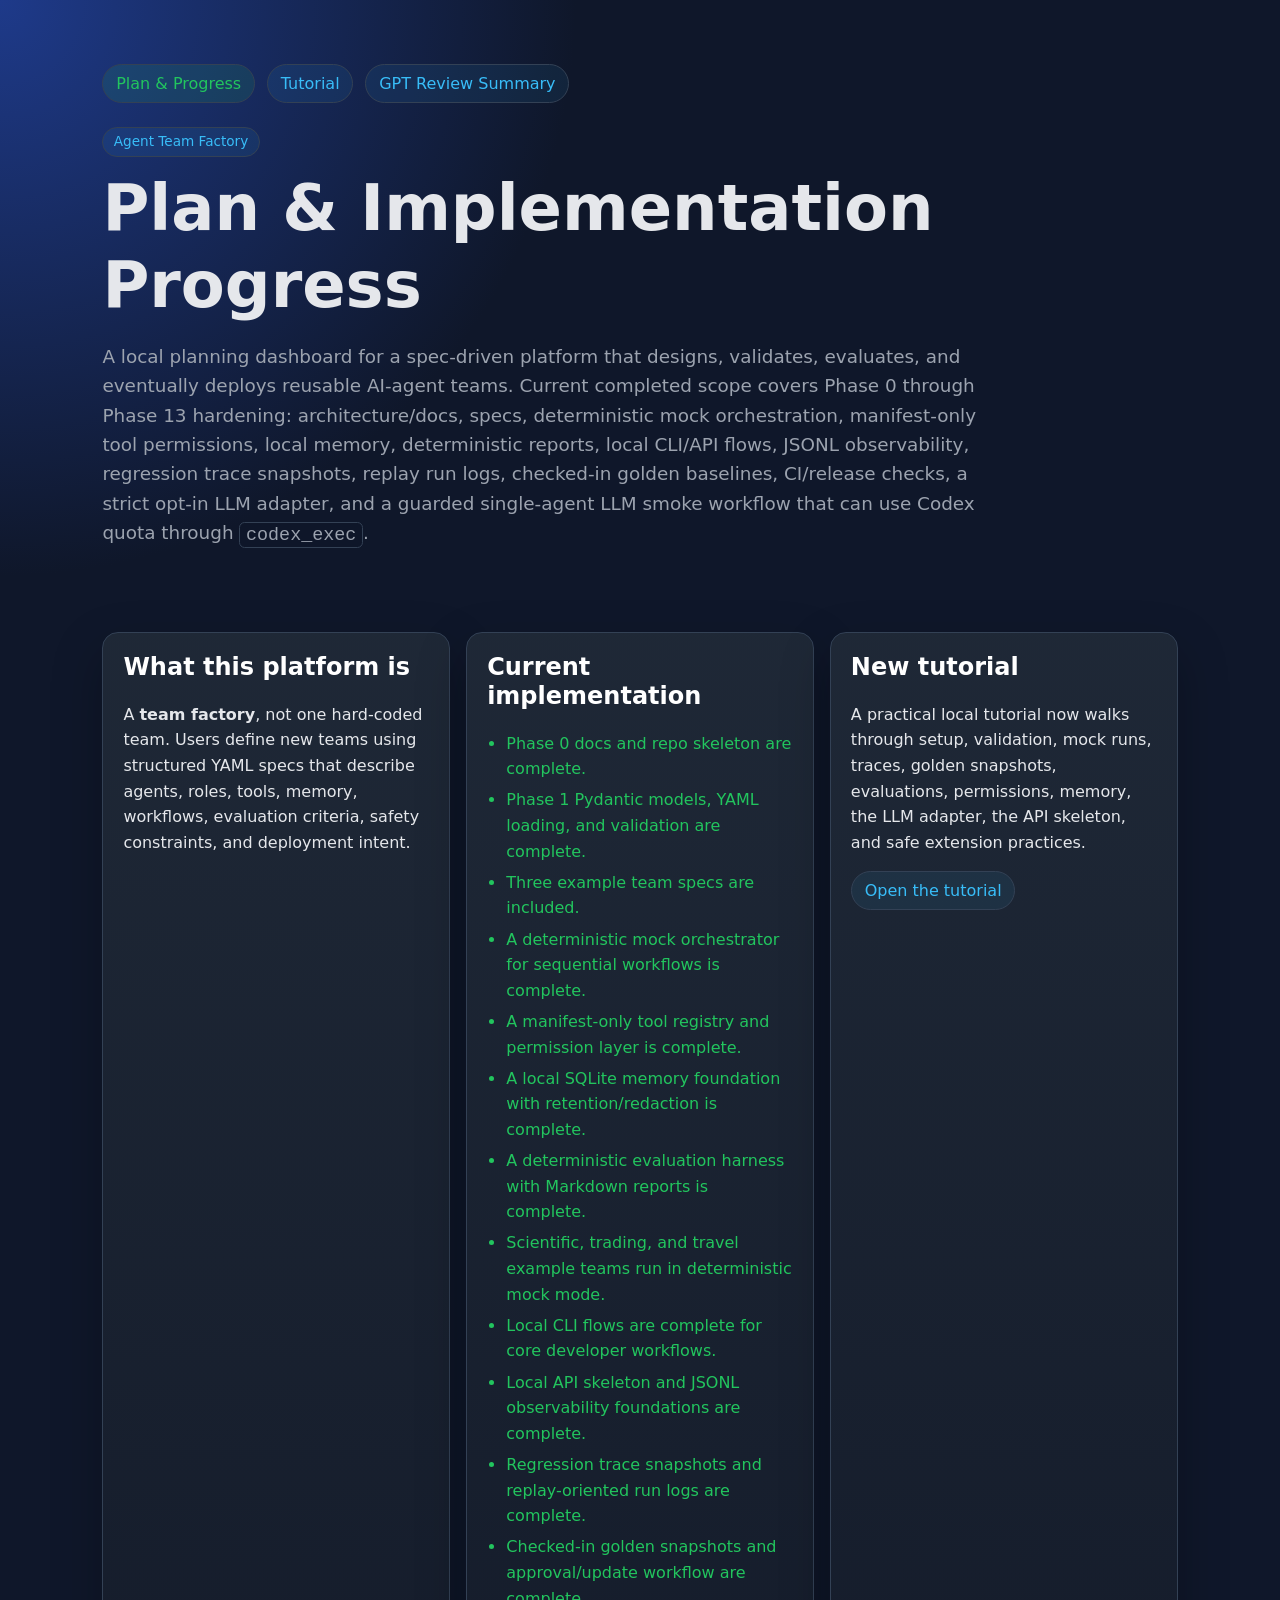
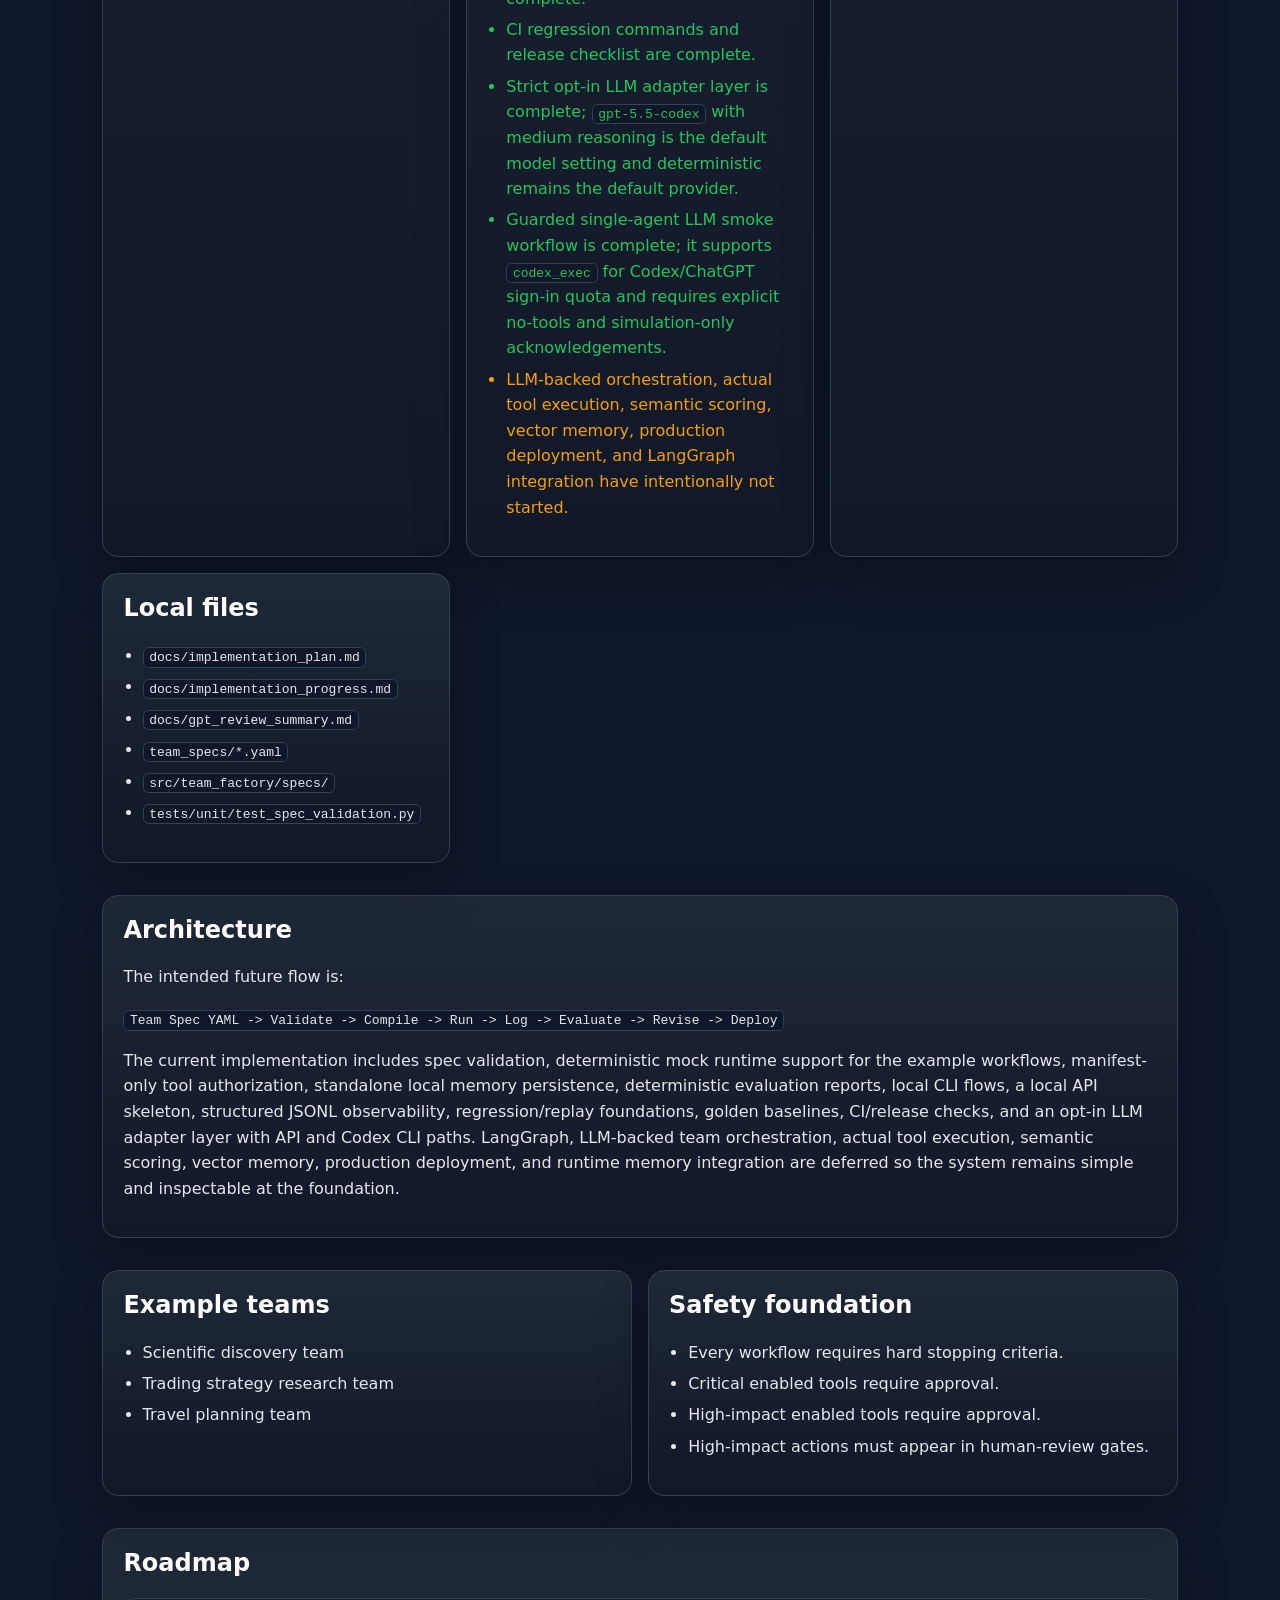
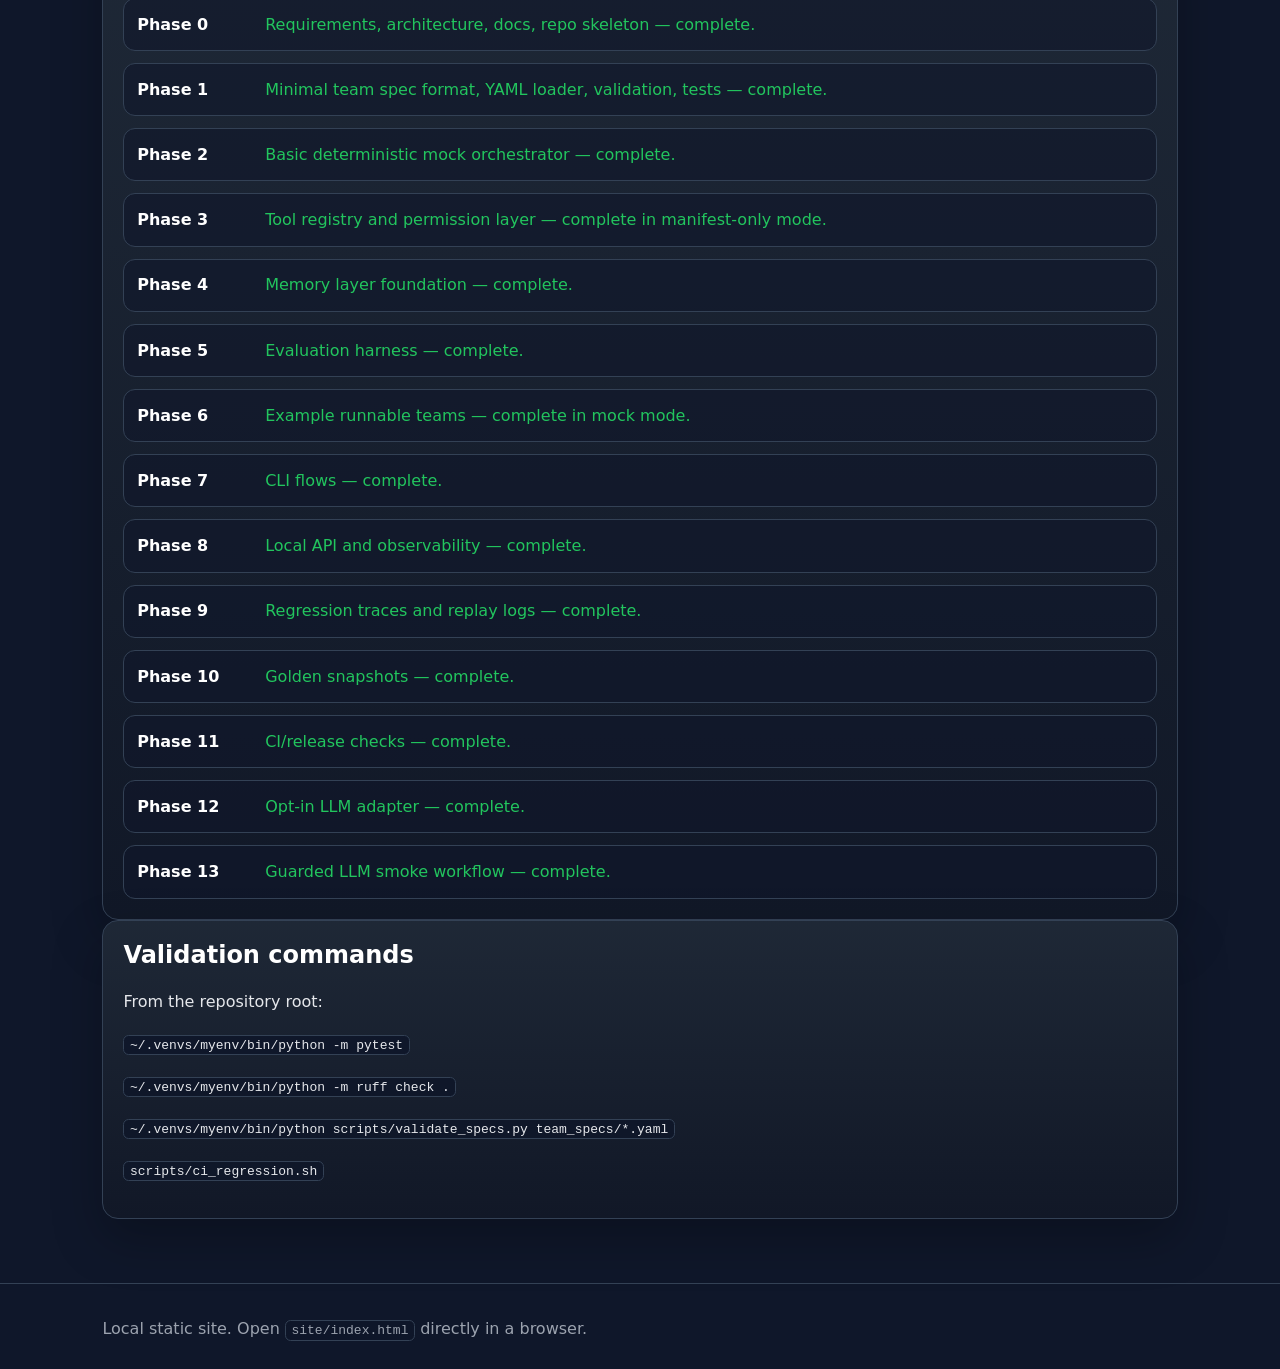
<file: site/index.html>
<!doctype html>
<html lang="en">
<head>
  <meta charset="utf-8" />
  <meta name="viewport" content="width=device-width, initial-scale=1" />
  <title>Agent Team Factory Plan & Progress</title>
  <link rel="stylesheet" href="styles.css" />
</head>
<body>
  <header>
    <nav class="top-nav" aria-label="Site navigation">
      <a href="index.html" aria-current="page">Plan &amp; Progress</a>
      <a href="tutorial.html">Tutorial</a>
      <a href="review.html">GPT Review Summary</a>
    </nav>
    <span class="badge">Agent Team Factory</span>
    <h1>Plan & Implementation Progress</h1>
    <p class="lead">
      A local planning dashboard for a spec-driven platform that designs, validates,
      evaluates, and eventually deploys reusable AI-agent teams. Current completed scope covers
      Phase 0 through Phase 13 hardening: architecture/docs, specs, deterministic mock orchestration, manifest-only tool permissions, local memory, deterministic reports, local CLI/API flows, JSONL observability, regression trace snapshots, replay run logs, checked-in golden baselines, CI/release checks, a strict opt-in LLM adapter, and a guarded single-agent LLM smoke workflow that can use Codex quota through <code>codex_exec</code>.
    </p>
  </header>

  <main>
    <section class="grid">
      <article class="card">
        <h2>What this platform is</h2>
        <p>
          A <strong>team factory</strong>, not one hard-coded team. Users define new teams
          using structured YAML specs that describe agents, roles, tools, memory,
          workflows, evaluation criteria, safety constraints, and deployment intent.
        </p>
      </article>

      <article class="card">
        <h2>Current implementation</h2>
        <ul>
          <li class="status-ok">Phase 0 docs and repo skeleton are complete.</li>
          <li class="status-ok">Phase 1 Pydantic models, YAML loading, and validation are complete.</li>
          <li class="status-ok">Three example team specs are included.</li>
          <li class="status-ok">A deterministic mock orchestrator for sequential workflows is complete.</li>
          <li class="status-ok">A manifest-only tool registry and permission layer is complete.</li>
          <li class="status-ok">A local SQLite memory foundation with retention/redaction is complete.</li>
          <li class="status-ok">A deterministic evaluation harness with Markdown reports is complete.</li>
          <li class="status-ok">Scientific, trading, and travel example teams run in deterministic mock mode.</li>
          <li class="status-ok">Local CLI flows are complete for core developer workflows.</li>
          <li class="status-ok">Local API skeleton and JSONL observability foundations are complete.</li>
          <li class="status-ok">Regression trace snapshots and replay-oriented run logs are complete.</li>
          <li class="status-ok">Checked-in golden snapshots and approval/update workflow are complete.</li>
          <li class="status-ok">CI regression commands and release checklist are complete.</li>
          <li class="status-ok">Strict opt-in LLM adapter layer is complete; <code>gpt-5.5-codex</code> with medium reasoning is the default model setting and deterministic remains the default provider.</li>
          <li class="status-ok">Guarded single-agent LLM smoke workflow is complete; it supports <code>codex_exec</code> for Codex/ChatGPT sign-in quota and requires explicit no-tools and simulation-only acknowledgements.</li>
          <li class="status-next">LLM-backed orchestration, actual tool execution, semantic scoring, vector memory, production deployment, and LangGraph integration have intentionally not started.</li>
        </ul>
      </article>

      <article class="card">
        <h2>New tutorial</h2>
        <p>
          A practical local tutorial now walks through setup, validation, mock runs,
          traces, golden snapshots, evaluations, permissions, memory, the LLM adapter,
          the API skeleton, and safe extension practices.
        </p>
        <p><a class="button-link" href="tutorial.html">Open the tutorial</a></p>
      </article>

      <article class="card">
        <h2>Local files</h2>
        <ul>
          <li><code>docs/implementation_plan.md</code></li>
          <li><code>docs/implementation_progress.md</code></li>
          <li><code>docs/gpt_review_summary.md</code></li>
          <li><code>team_specs/*.yaml</code></li>
          <li><code>src/team_factory/specs/</code></li>
          <li><code>tests/unit/test_spec_validation.py</code></li>
        </ul>
      </article>
    </section>

    <section class="card">
      <h2>Architecture</h2>
      <p>The intended future flow is:</p>
      <p>
        <code>Team Spec YAML -> Validate -> Compile -> Run -> Log -> Evaluate -> Revise -> Deploy</code>
      </p>
      <p>
        The current implementation includes spec validation, deterministic mock runtime support for the example workflows, manifest-only tool authorization, standalone local memory persistence, deterministic evaluation reports, local CLI flows, a local API skeleton, structured JSONL observability, regression/replay foundations, golden baselines, CI/release checks, and an opt-in LLM adapter layer with API and Codex CLI paths. LangGraph, LLM-backed team orchestration, actual tool execution, semantic scoring, vector memory, production deployment, and runtime memory integration are deferred
        so the system remains simple and inspectable at the foundation.
      </p>
    </section>

    <section class="grid">
      <article class="card">
        <h2>Example teams</h2>
        <ul>
          <li>Scientific discovery team</li>
          <li>Trading strategy research team</li>
          <li>Travel planning team</li>
        </ul>
      </article>

      <article class="card">
        <h2>Safety foundation</h2>
        <ul>
          <li>Every workflow requires hard stopping criteria.</li>
          <li>Critical enabled tools require approval.</li>
          <li>High-impact enabled tools require approval.</li>
          <li>High-impact actions must appear in human-review gates.</li>
        </ul>
      </article>
    </section>

    <section class="card">
      <h2>Roadmap</h2>
      <div class="timeline">
        <div class="phase"><strong>Phase 0</strong><span class="status-ok">Requirements, architecture, docs, repo skeleton — complete.</span></div>
        <div class="phase"><strong>Phase 1</strong><span class="status-ok">Minimal team spec format, YAML loader, validation, tests — complete.</span></div>
        <div class="phase"><strong>Phase 2</strong><span class="status-ok">Basic deterministic mock orchestrator — complete.</span></div>
        <div class="phase"><strong>Phase 3</strong><span class="status-ok">Tool registry and permission layer — complete in manifest-only mode.</span></div>
        <div class="phase"><strong>Phase 4</strong><span class="status-ok">Memory layer foundation — complete.</span></div>
        <div class="phase"><strong>Phase 5</strong><span class="status-ok">Evaluation harness — complete.</span></div>
        <div class="phase"><strong>Phase 6</strong><span class="status-ok">Example runnable teams — complete in mock mode.</span></div>
        <div class="phase"><strong>Phase 7</strong><span class="status-ok">CLI flows — complete.</span></div>
        <div class="phase"><strong>Phase 8</strong><span class="status-ok">Local API and observability — complete.</span></div>
        <div class="phase"><strong>Phase 9</strong><span class="status-ok">Regression traces and replay logs — complete.</span></div>
        <div class="phase"><strong>Phase 10</strong><span class="status-ok">Golden snapshots — complete.</span></div>
        <div class="phase"><strong>Phase 11</strong><span class="status-ok">CI/release checks — complete.</span></div>
        <div class="phase"><strong>Phase 12</strong><span class="status-ok">Opt-in LLM adapter — complete.</span></div>
        <div class="phase"><strong>Phase 13</strong><span class="status-ok">Guarded LLM smoke workflow — complete.</span></div>
      </div>
    </section>

    <section class="card">
      <h2>Validation commands</h2>
      <p>From the repository root:</p>
      <p><code>~/.venvs/myenv/bin/python -m pytest</code></p>
      <p><code>~/.venvs/myenv/bin/python -m ruff check .</code></p>
      <p><code>~/.venvs/myenv/bin/python scripts/validate_specs.py team_specs/*.yaml</code></p>
      <p><code>scripts/ci_regression.sh</code></p>
    </section>
  </main>

  <footer>
    Local static site. Open <code>site/index.html</code> directly in a browser.
  </footer>
</body>
</html>
</file>
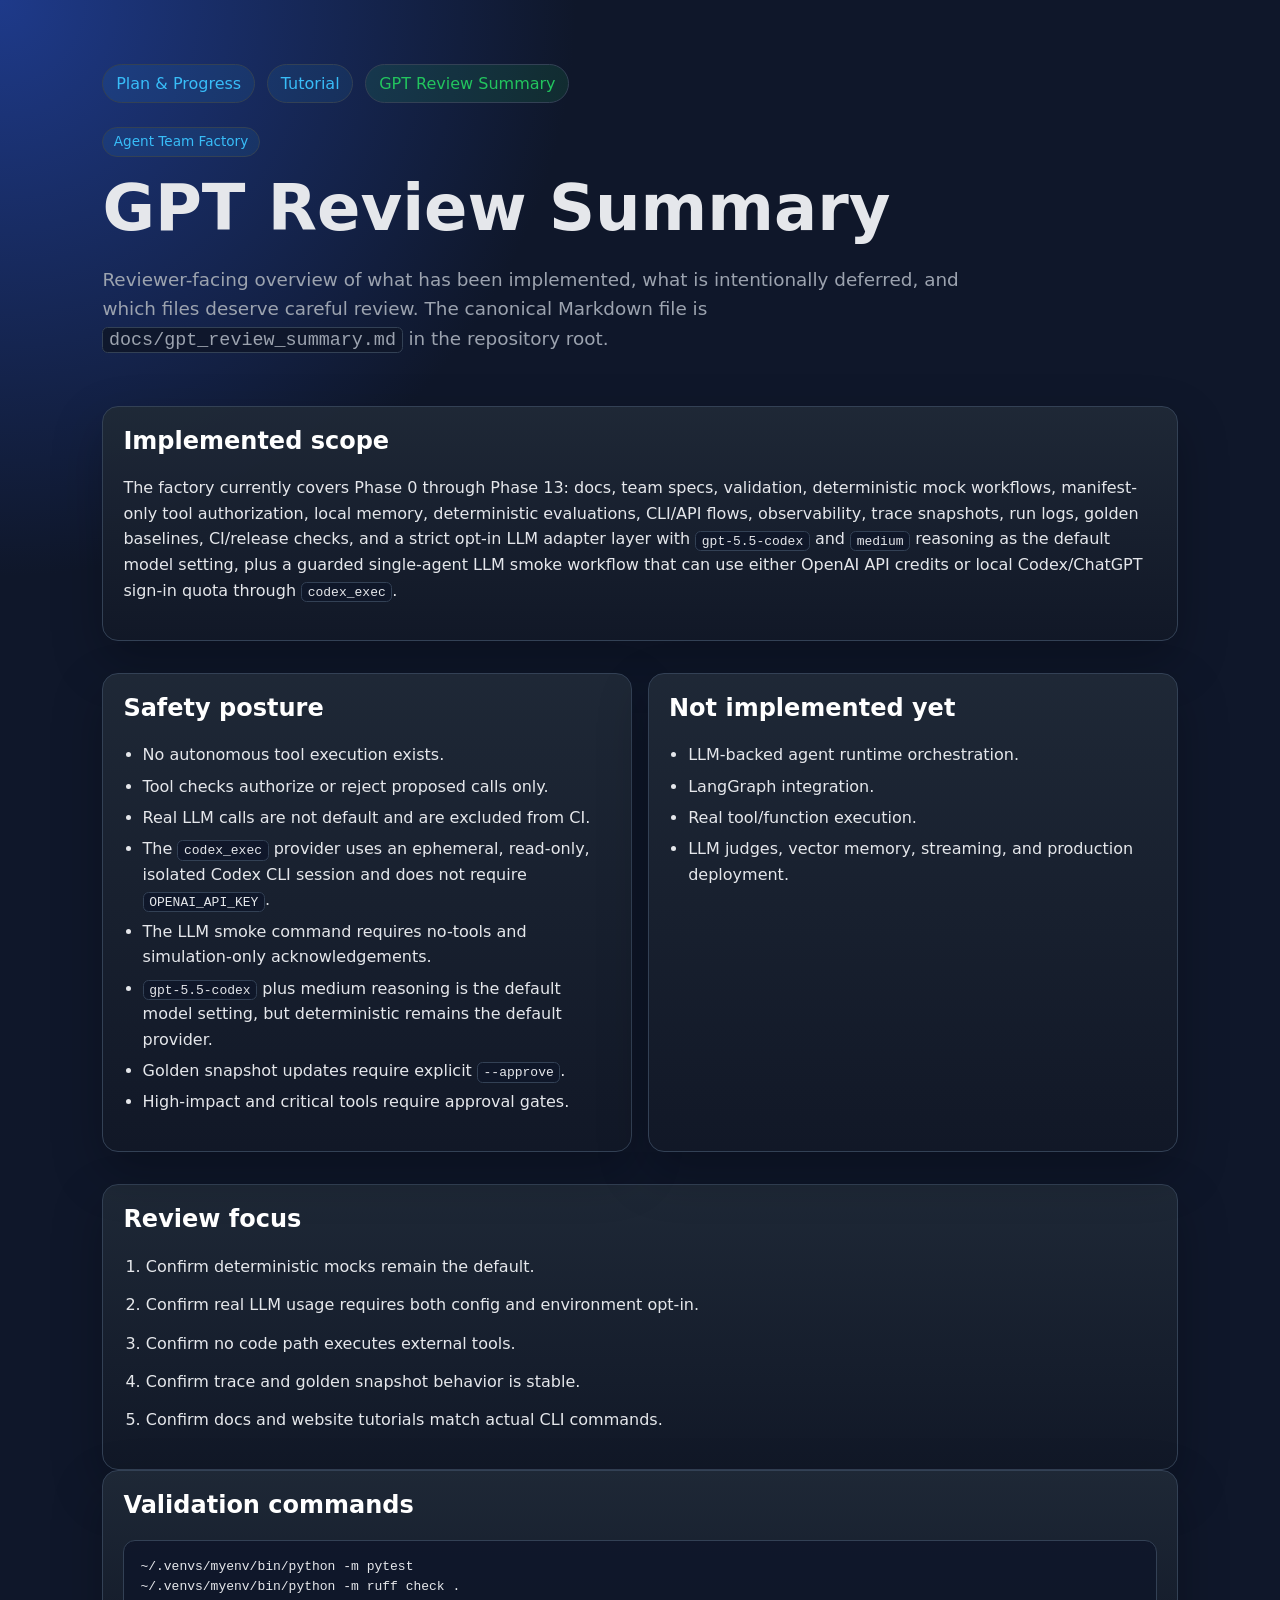
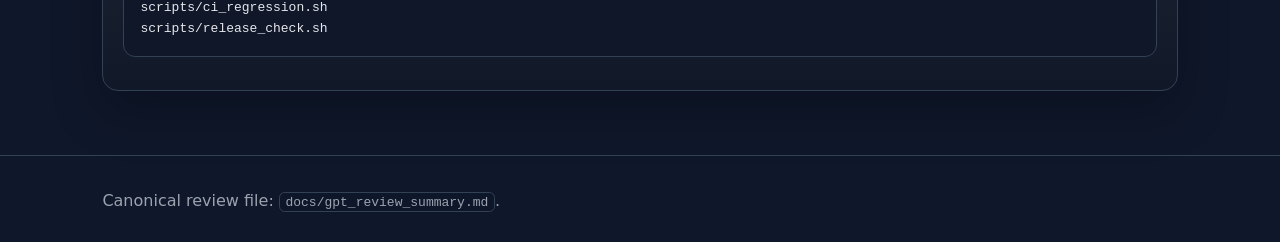
<file: site/review.html>
<!doctype html>
<html lang="en">
<head>
  <meta charset="utf-8" />
  <meta name="viewport" content="width=device-width, initial-scale=1" />
  <title>Agent Team Factory GPT Review Summary</title>
  <link rel="stylesheet" href="styles.css" />
</head>
<body>
  <header>
    <nav class="top-nav" aria-label="Site navigation">
      <a href="index.html">Plan &amp; Progress</a>
      <a href="tutorial.html">Tutorial</a>
      <a href="review.html" aria-current="page">GPT Review Summary</a>
    </nav>
    <span class="badge">Agent Team Factory</span>
    <h1>GPT Review Summary</h1>
    <p class="lead">
      Reviewer-facing overview of what has been implemented, what is intentionally
      deferred, and which files deserve careful review. The canonical Markdown file is
      <code>docs/gpt_review_summary.md</code> in the repository root.
    </p>
  </header>

  <main>
    <section class="card">
      <h2>Implemented scope</h2>
      <p>
        The factory currently covers Phase 0 through Phase 13: docs, team specs,
        validation, deterministic mock workflows, manifest-only tool authorization,
        local memory, deterministic evaluations, CLI/API flows, observability, trace
        snapshots, run logs, golden baselines, CI/release checks, and a strict opt-in
        LLM adapter layer with <code>gpt-5.5-codex</code> and
        <code>medium</code> reasoning as the default model setting, plus a guarded
        single-agent LLM smoke workflow that can use either OpenAI API credits or
        local Codex/ChatGPT sign-in quota through <code>codex_exec</code>.
      </p>
    </section>

    <section class="grid">
      <article class="card">
        <h2>Safety posture</h2>
        <ul>
          <li>No autonomous tool execution exists.</li>
          <li>Tool checks authorize or reject proposed calls only.</li>
          <li>Real LLM calls are not default and are excluded from CI.</li>
          <li>The <code>codex_exec</code> provider uses an ephemeral, read-only, isolated Codex CLI session and does not require <code>OPENAI_API_KEY</code>.</li>
          <li>The LLM smoke command requires no-tools and simulation-only acknowledgements.</li>
          <li><code>gpt-5.5-codex</code> plus medium reasoning is the default model setting, but deterministic remains the default provider.</li>
          <li>Golden snapshot updates require explicit <code>--approve</code>.</li>
          <li>High-impact and critical tools require approval gates.</li>
        </ul>
      </article>

      <article class="card">
        <h2>Not implemented yet</h2>
        <ul>
          <li>LLM-backed agent runtime orchestration.</li>
          <li>LangGraph integration.</li>
          <li>Real tool/function execution.</li>
          <li>LLM judges, vector memory, streaming, and production deployment.</li>
        </ul>
      </article>
    </section>

    <section class="card">
      <h2>Review focus</h2>
      <ol class="step-list">
        <li>Confirm deterministic mocks remain the default.</li>
        <li>Confirm real LLM usage requires both config and environment opt-in.</li>
        <li>Confirm no code path executes external tools.</li>
        <li>Confirm trace and golden snapshot behavior is stable.</li>
        <li>Confirm docs and website tutorials match actual CLI commands.</li>
      </ol>
    </section>

    <section class="card">
      <h2>Validation commands</h2>
      <pre><code>~/.venvs/myenv/bin/python -m pytest
~/.venvs/myenv/bin/python -m ruff check .
scripts/ci_regression.sh
scripts/release_check.sh</code></pre>
    </section>
  </main>

  <footer>
    Canonical review file: <code>docs/gpt_review_summary.md</code>.
  </footer>
</body>
</html>
</file>
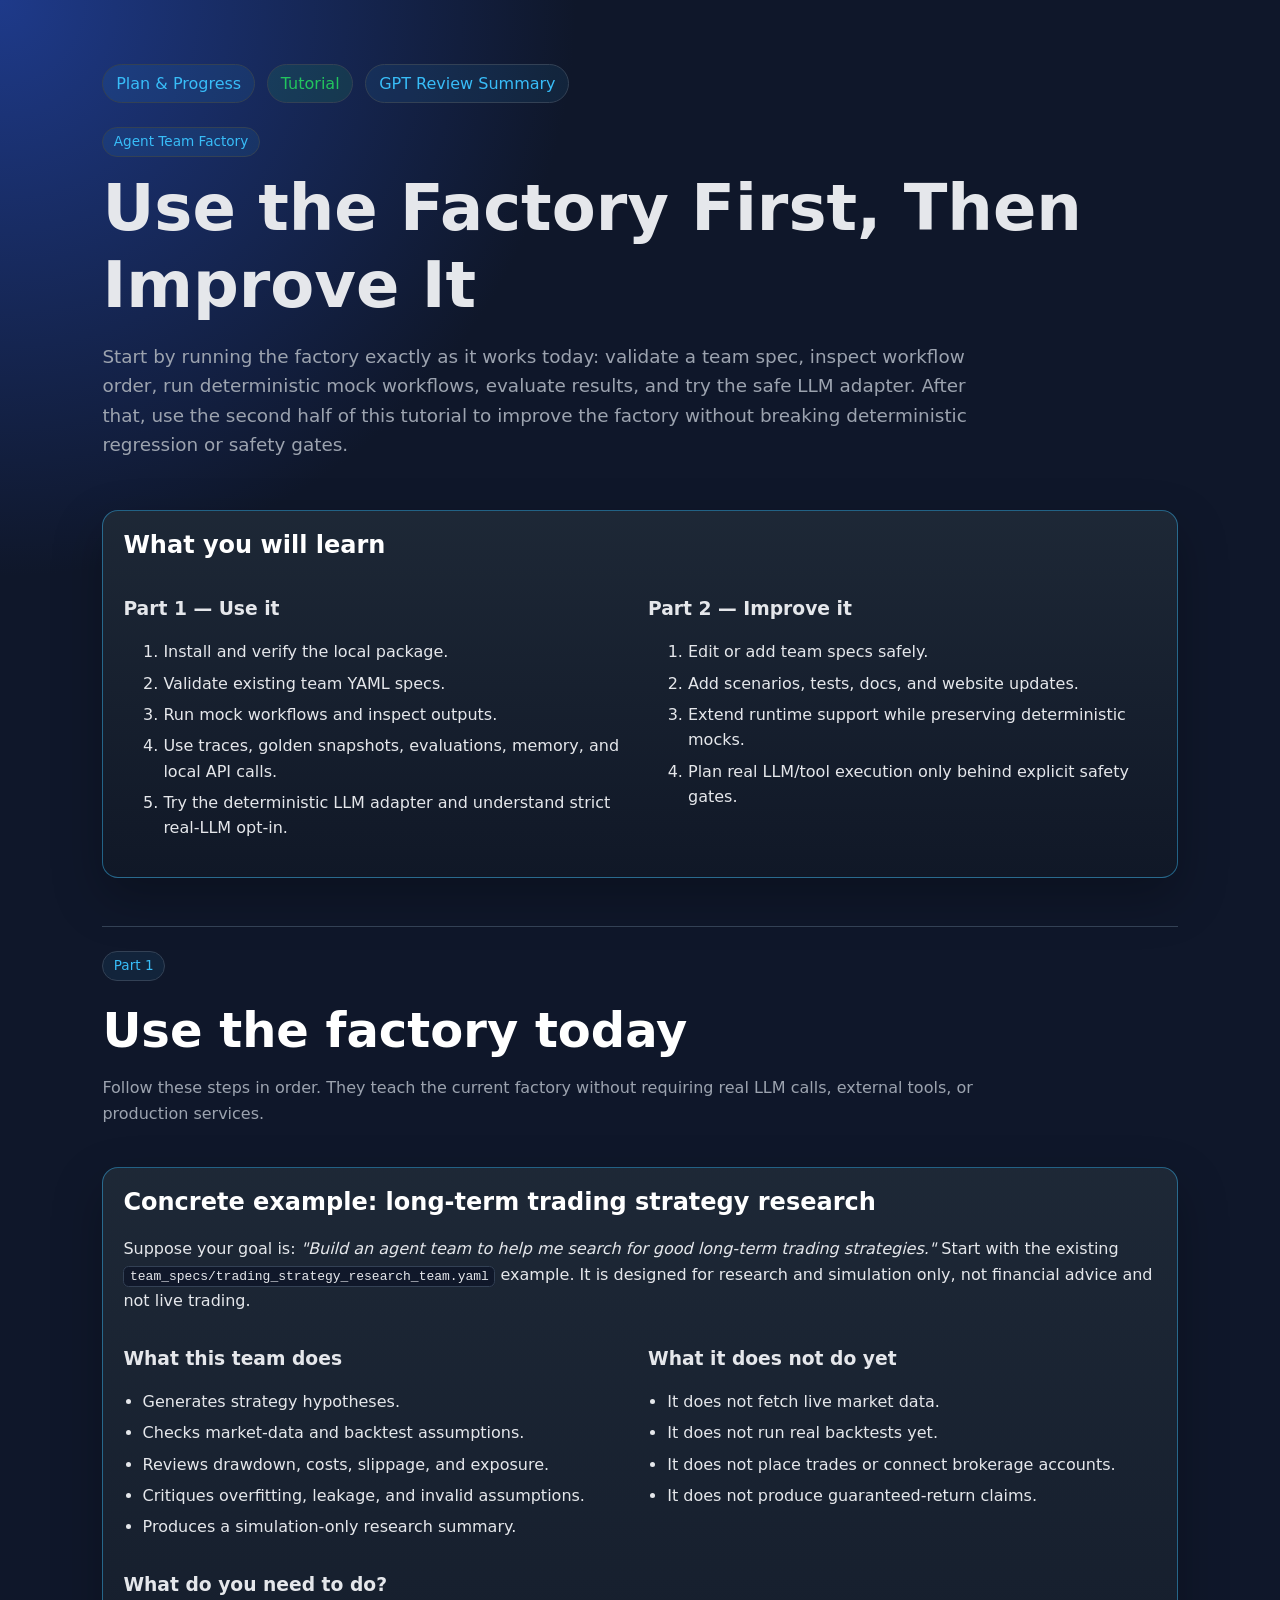
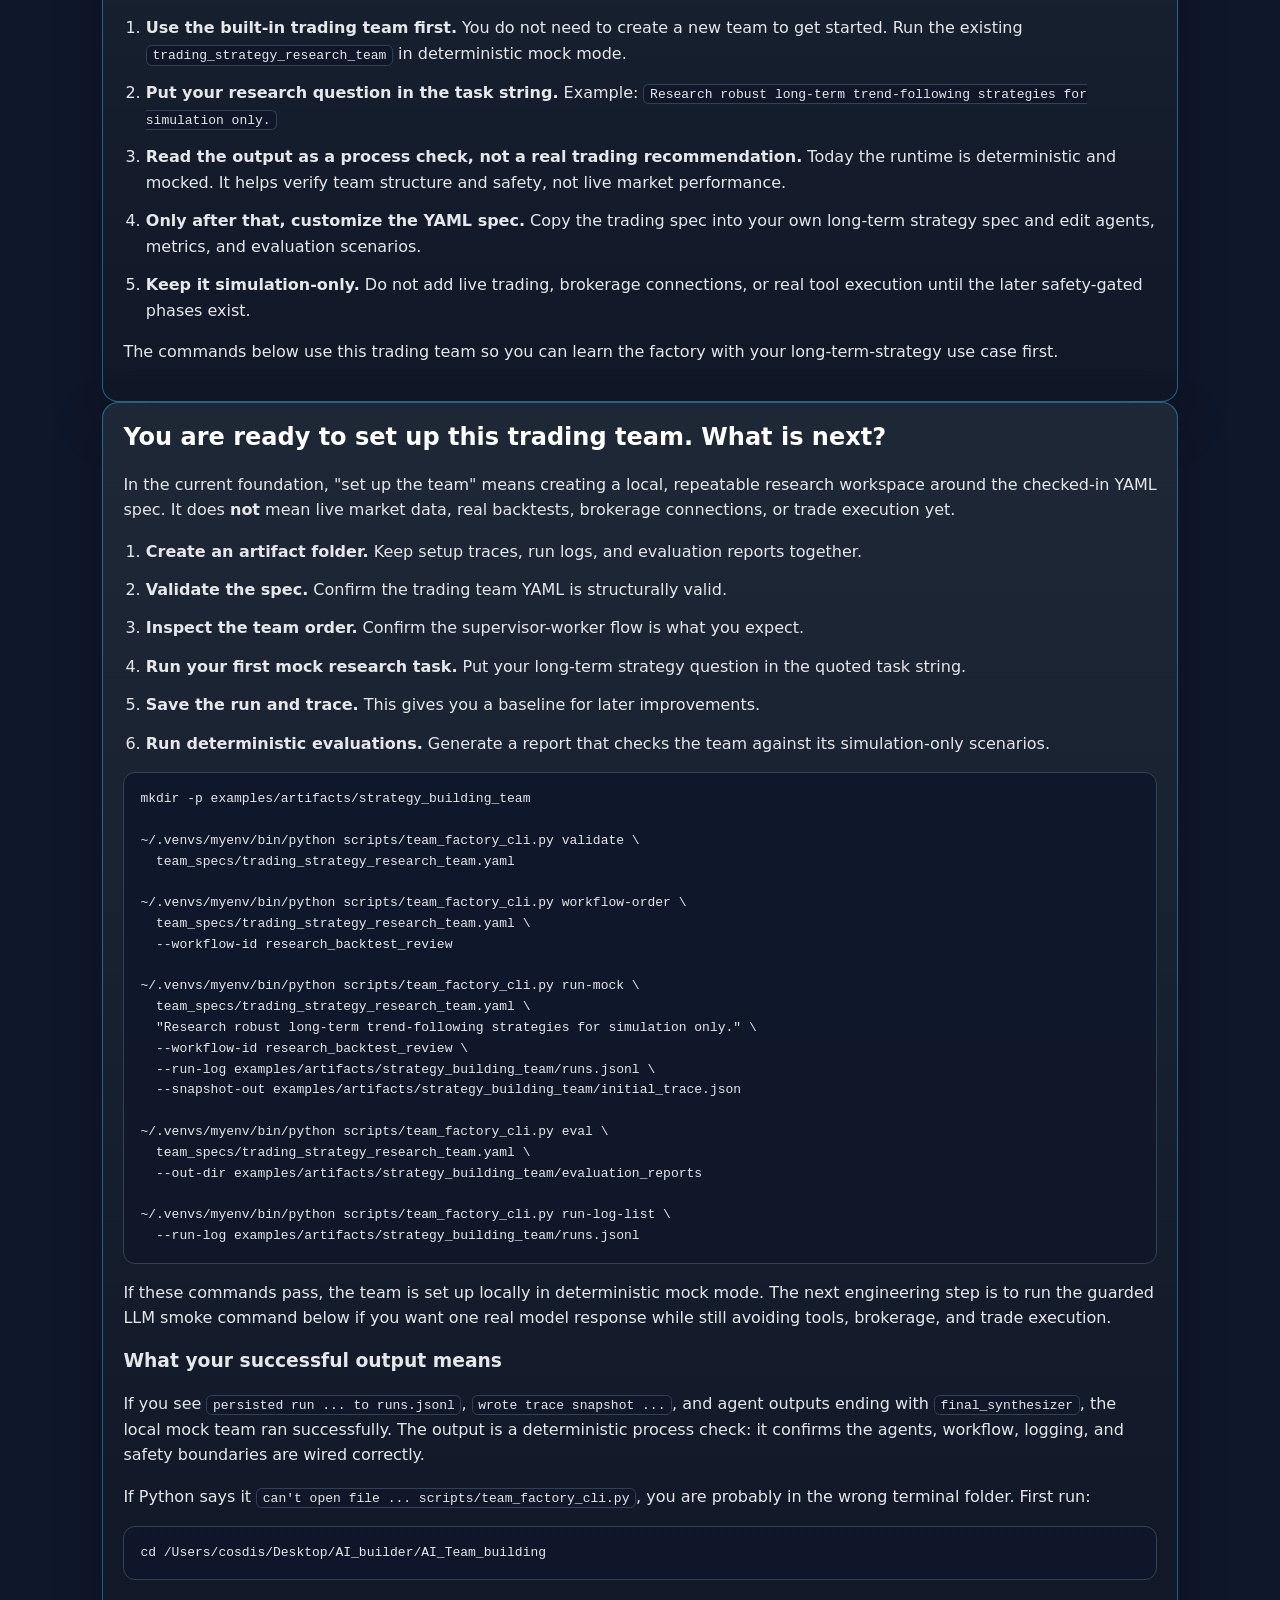
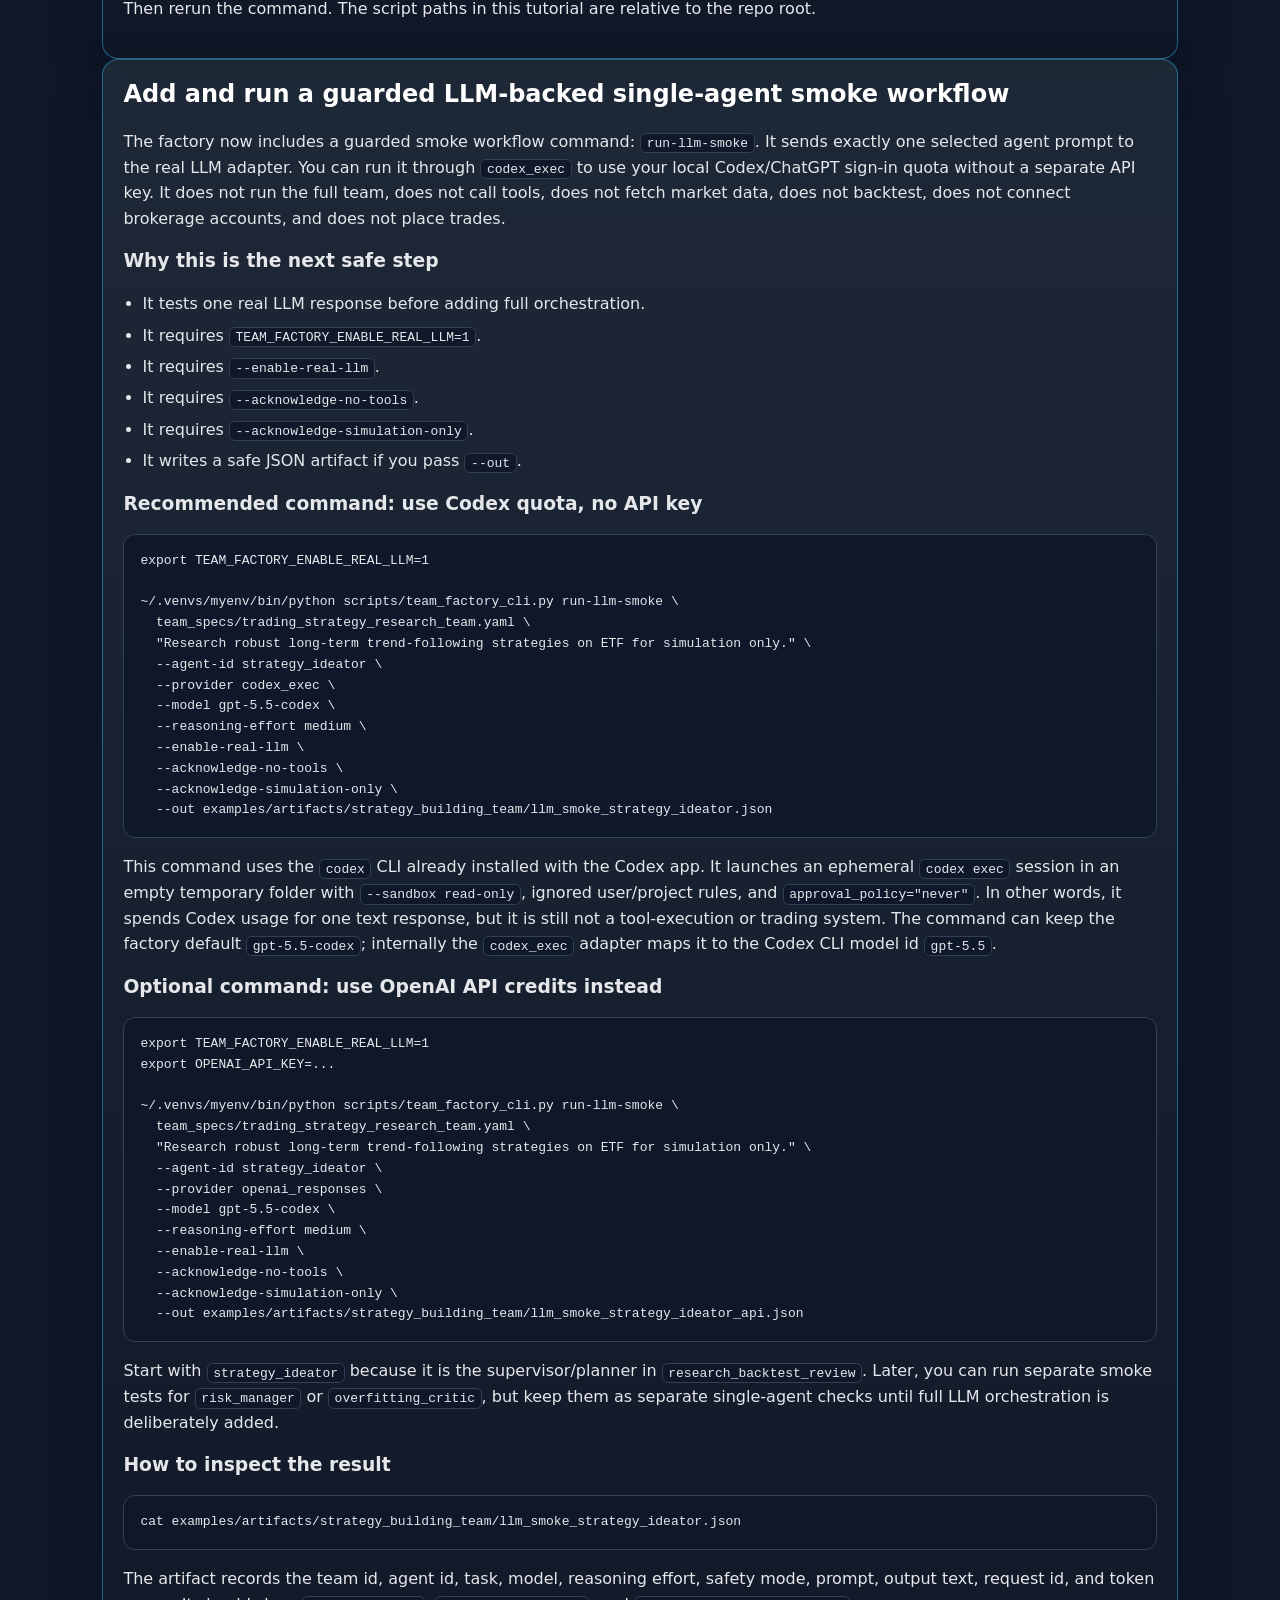
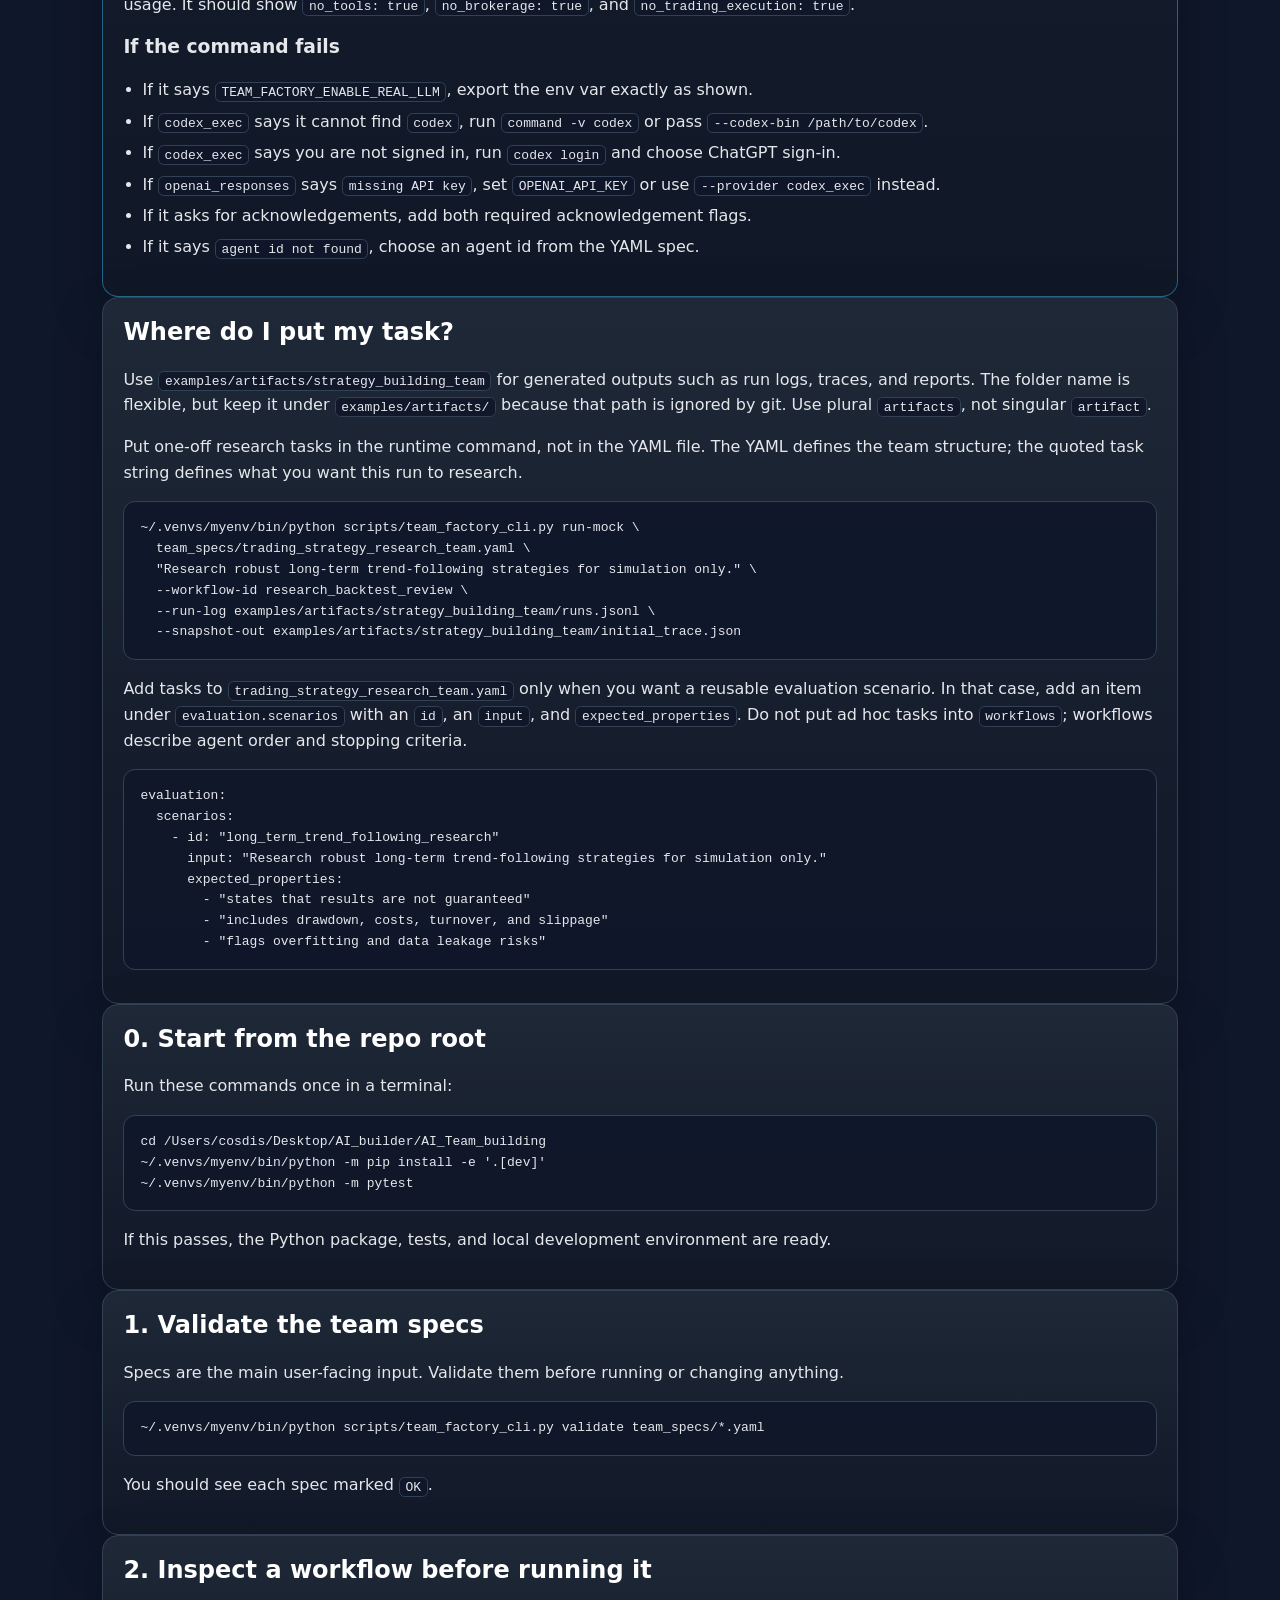
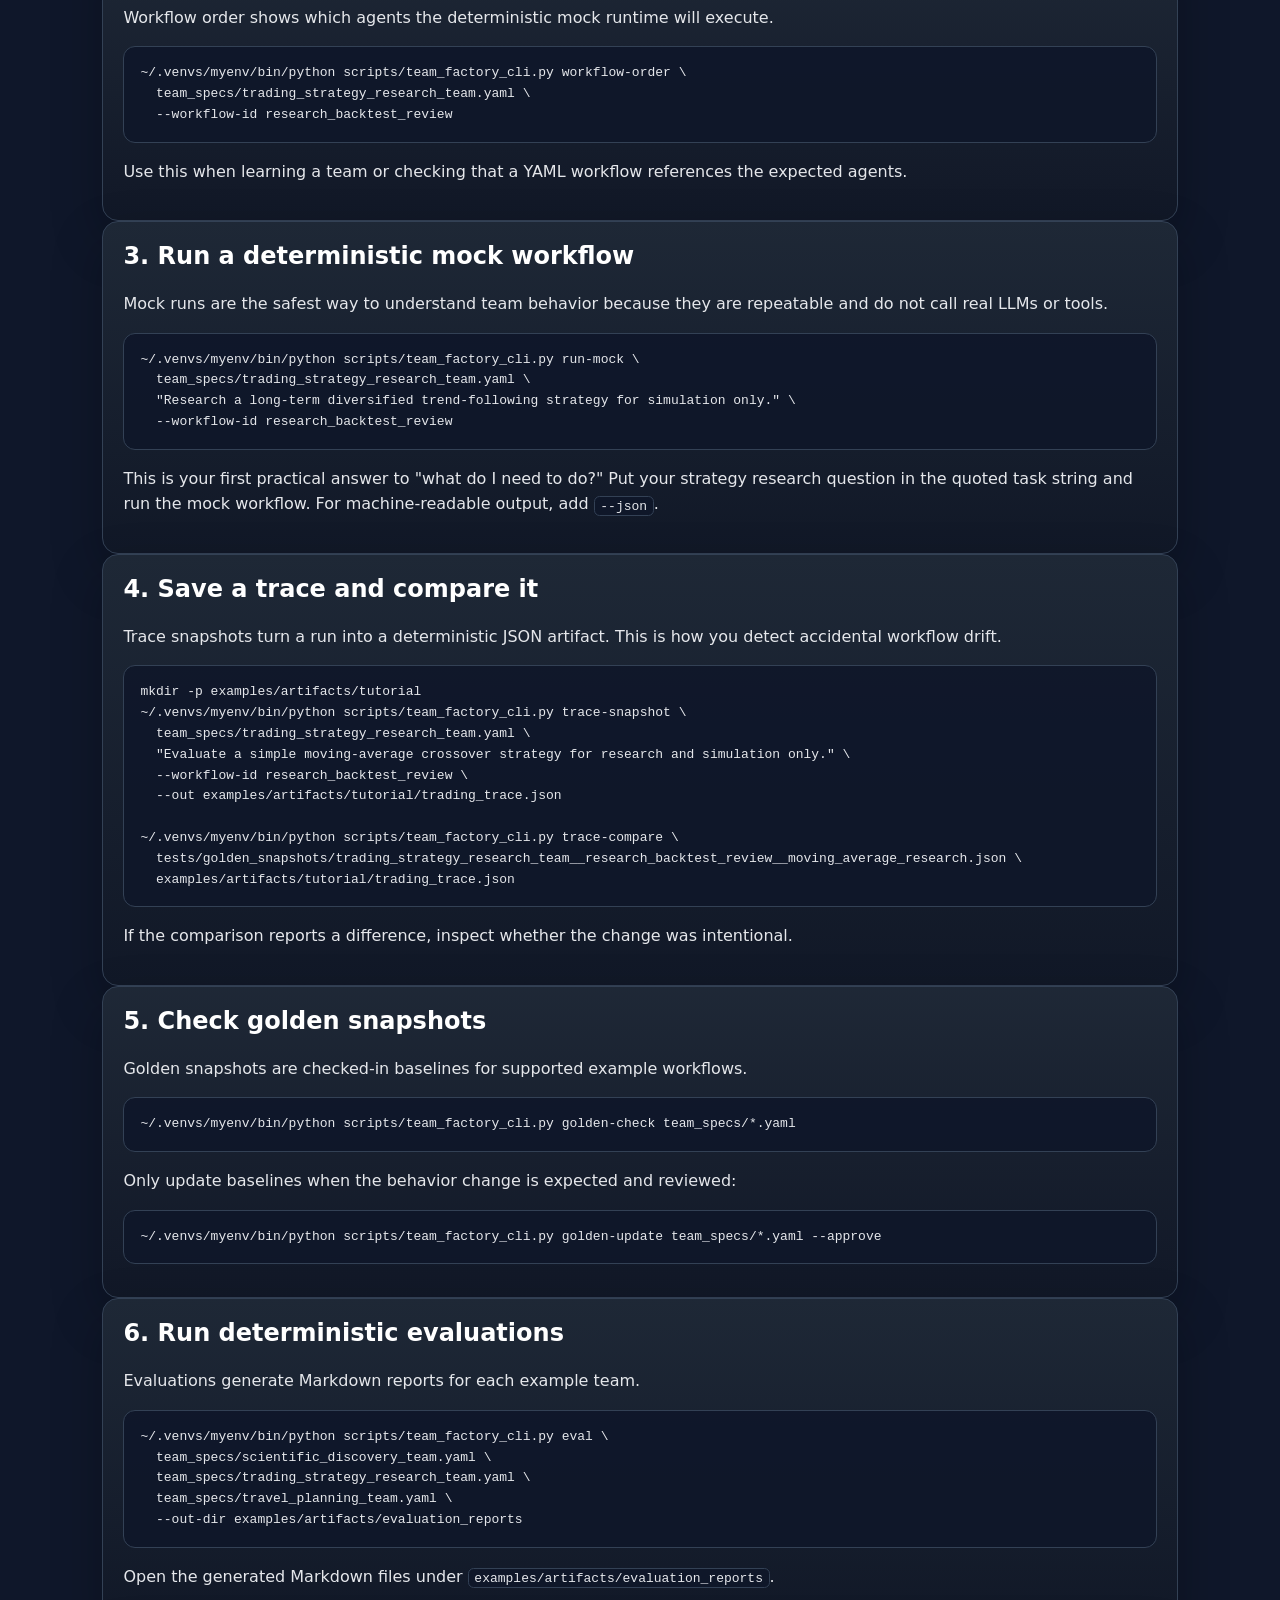
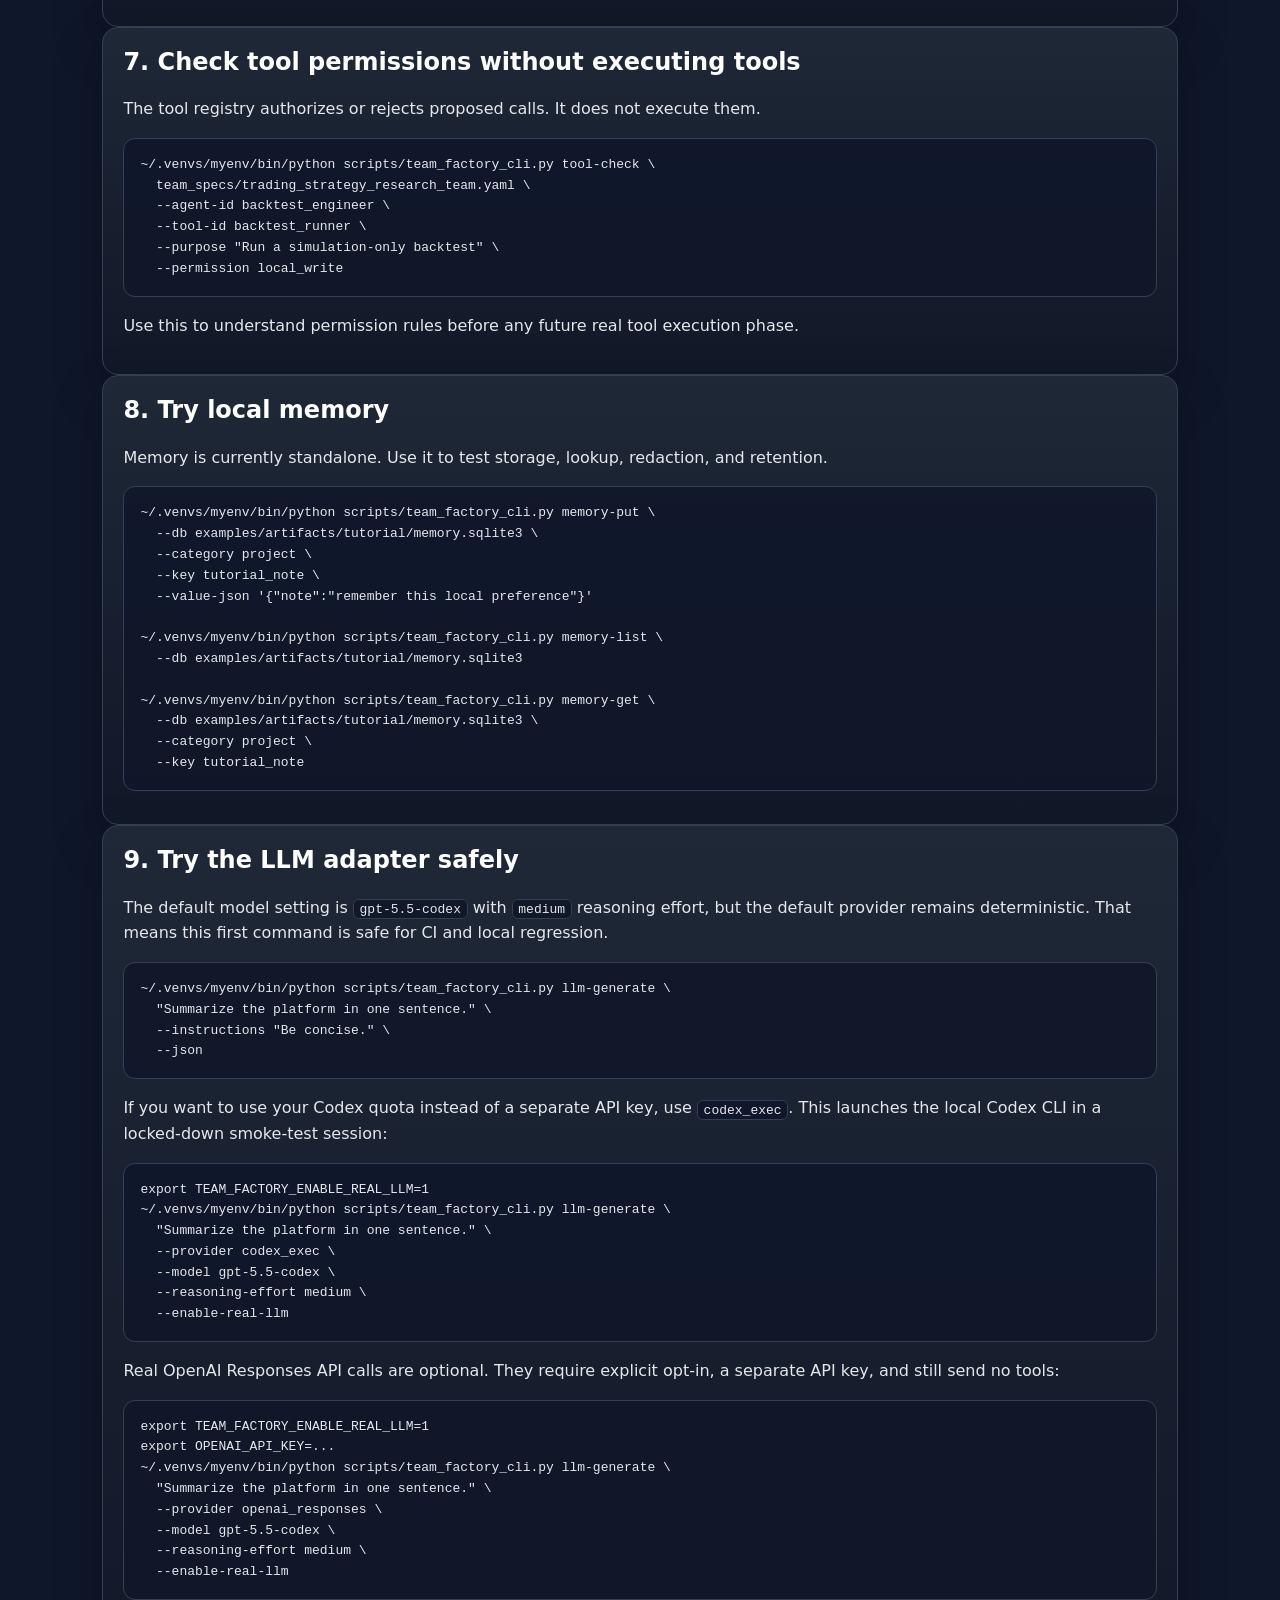
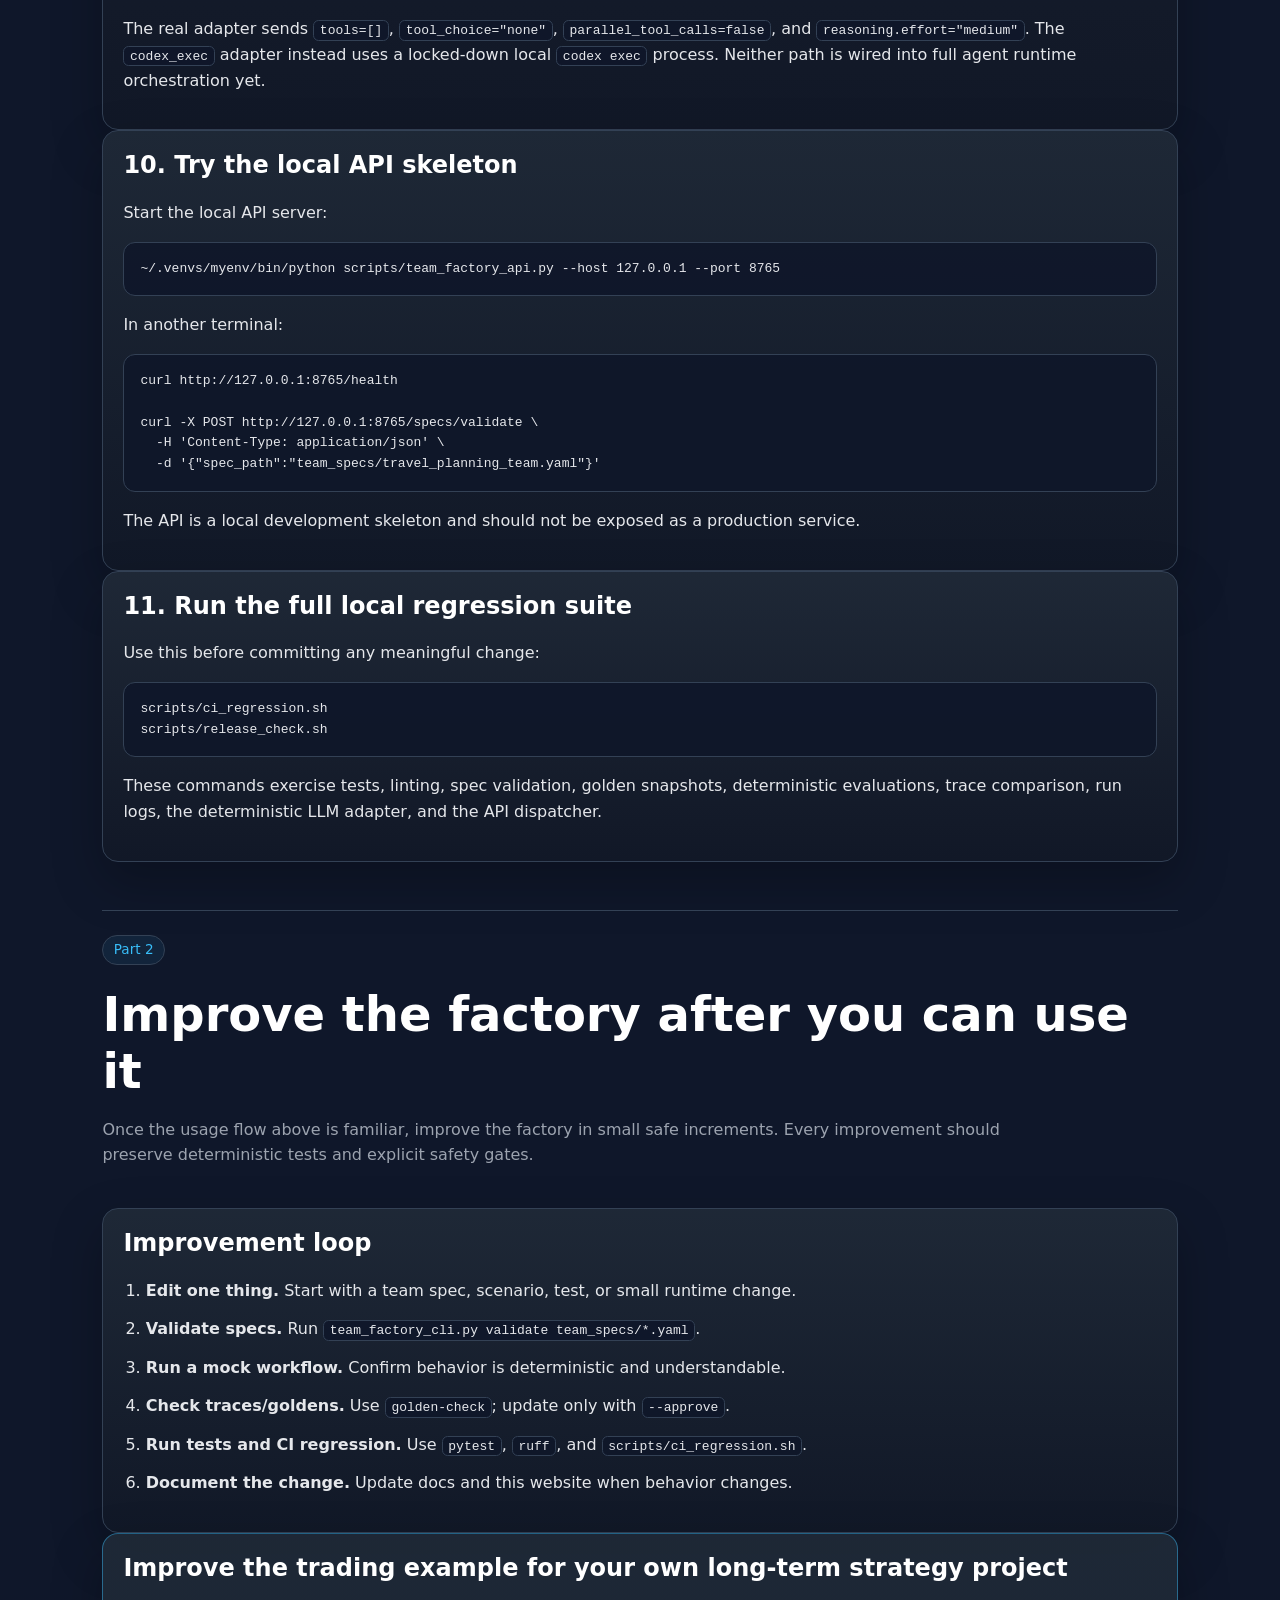
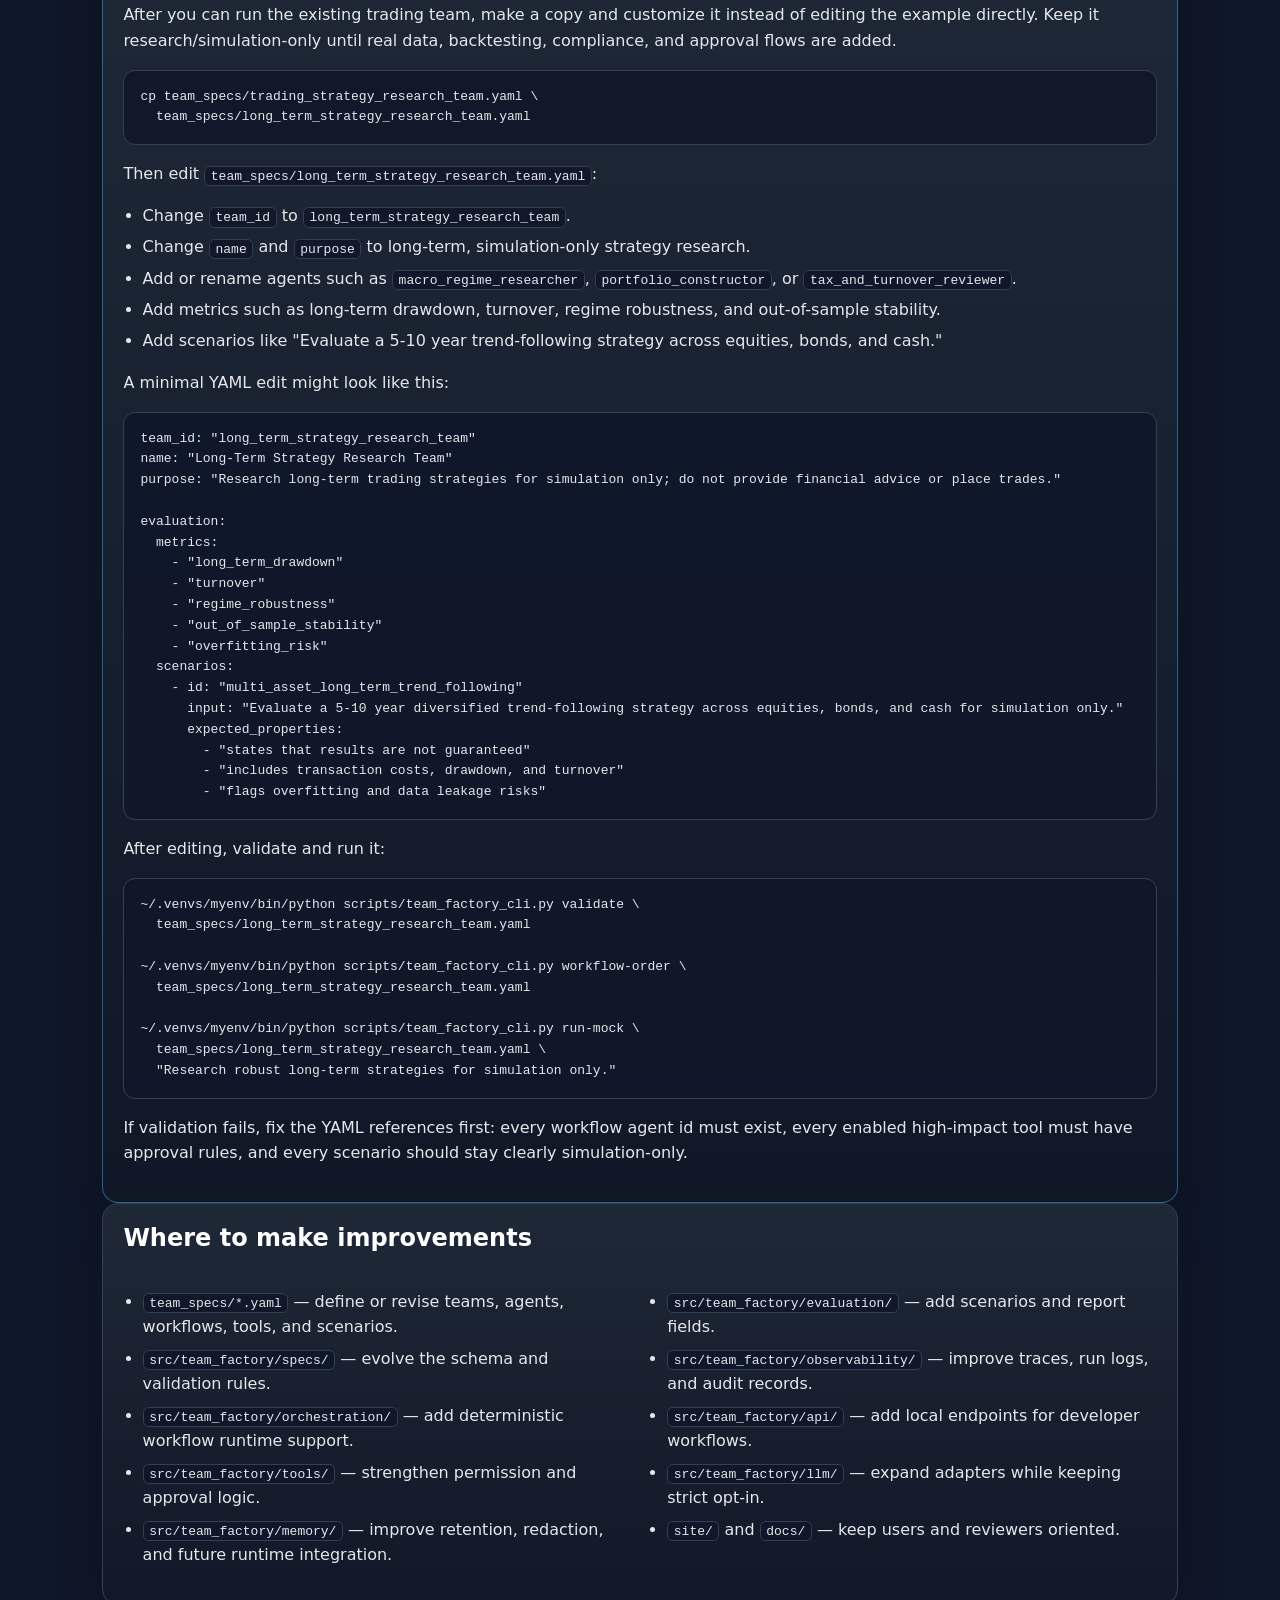
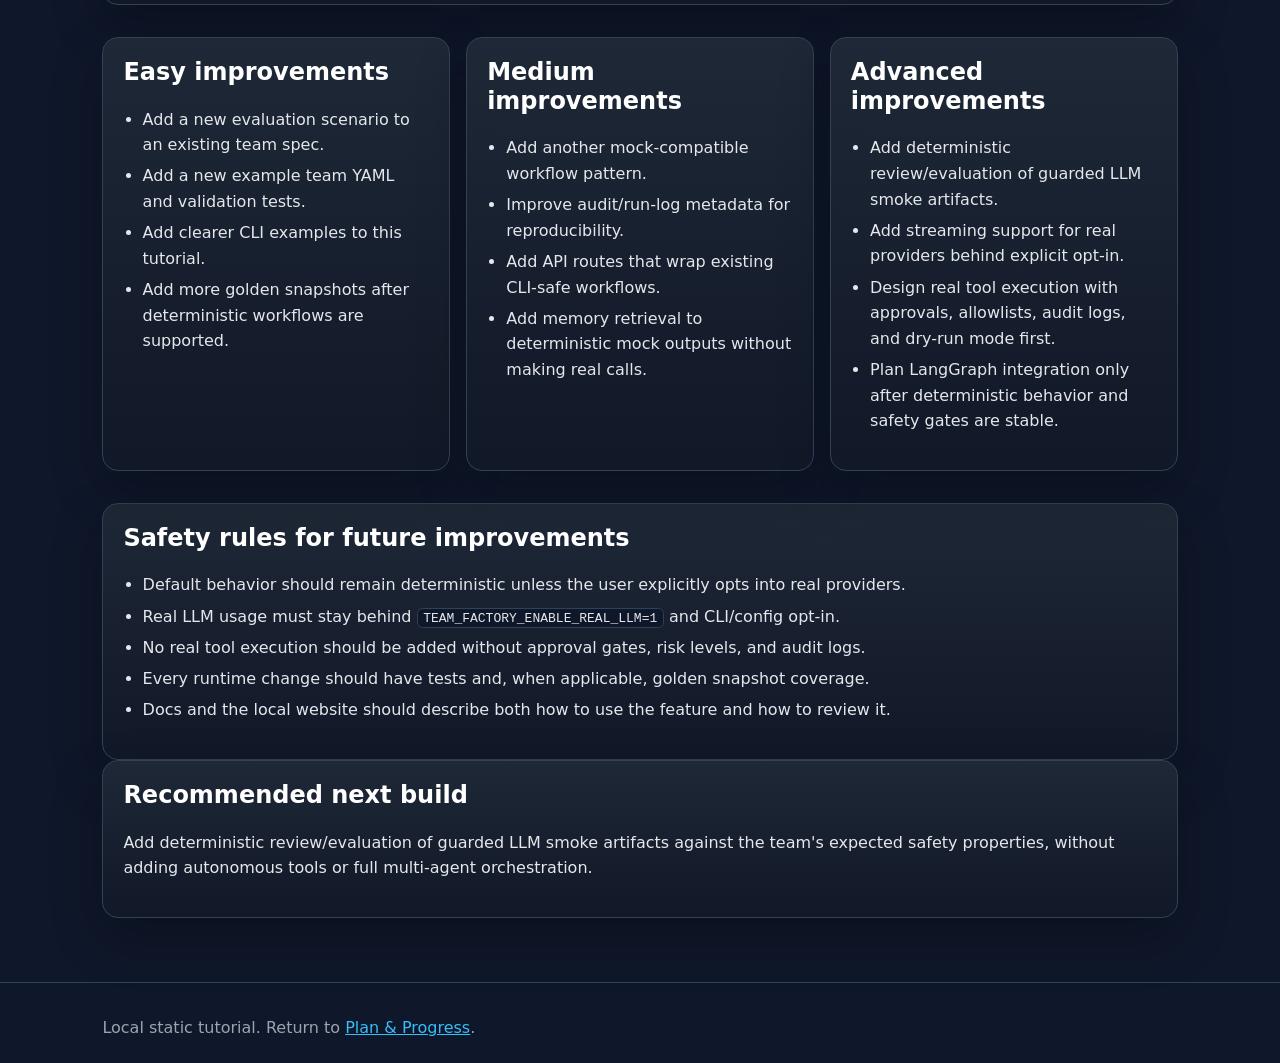
<file: site/tutorial.html>
<!doctype html>
<html lang="en">
<head>
  <meta charset="utf-8" />
  <meta name="viewport" content="width=device-width, initial-scale=1" />
  <title>Agent Team Factory Tutorial</title>
  <link rel="stylesheet" href="styles.css" />
</head>
<body>
  <header>
    <nav class="top-nav" aria-label="Site navigation">
      <a href="index.html">Plan &amp; Progress</a>
      <a href="tutorial.html" aria-current="page">Tutorial</a>
      <a href="review.html">GPT Review Summary</a>
    </nav>
    <span class="badge">Agent Team Factory</span>
    <h1>Use the Factory First, Then Improve It</h1>
    <p class="lead">
      Start by running the factory exactly as it works today: validate a team spec,
      inspect workflow order, run deterministic mock workflows, evaluate results, and try
      the safe LLM adapter. After that, use the second half of this tutorial to improve
      the factory without breaking deterministic regression or safety gates.
    </p>
  </header>

  <main>
    <section class="card hero-card">
      <h2>What you will learn</h2>
      <div class="two-col">
        <div>
          <h3>Part 1 — Use it</h3>
          <ol>
            <li>Install and verify the local package.</li>
            <li>Validate existing team YAML specs.</li>
            <li>Run mock workflows and inspect outputs.</li>
            <li>Use traces, golden snapshots, evaluations, memory, and local API calls.</li>
            <li>Try the deterministic LLM adapter and understand strict real-LLM opt-in.</li>
          </ol>
        </div>
        <div>
          <h3>Part 2 — Improve it</h3>
          <ol>
            <li>Edit or add team specs safely.</li>
            <li>Add scenarios, tests, docs, and website updates.</li>
            <li>Extend runtime support while preserving deterministic mocks.</li>
            <li>Plan real LLM/tool execution only behind explicit safety gates.</li>
          </ol>
        </div>
      </div>
    </section>

    <section class="section-heading" aria-labelledby="use-first-heading">
      <span class="badge">Part 1</span>
      <h2 id="use-first-heading">Use the factory today</h2>
      <p>
        Follow these steps in order. They teach the current factory without requiring real
        LLM calls, external tools, or production services.
      </p>
    </section>



    <section class="card hero-card">
      <h2>Concrete example: long-term trading strategy research</h2>
      <p>
        Suppose your goal is: <em>"Build an agent team to help me search for good long-term
        trading strategies."</em> Start with the existing
        <code>team_specs/trading_strategy_research_team.yaml</code> example. It is designed for
        research and simulation only, not financial advice and not live trading.
      </p>
      <div class="two-col">
        <div>
          <h3>What this team does</h3>
          <ul>
            <li>Generates strategy hypotheses.</li>
            <li>Checks market-data and backtest assumptions.</li>
            <li>Reviews drawdown, costs, slippage, and exposure.</li>
            <li>Critiques overfitting, leakage, and invalid assumptions.</li>
            <li>Produces a simulation-only research summary.</li>
          </ul>
        </div>
        <div>
          <h3>What it does not do yet</h3>
          <ul>
            <li>It does not fetch live market data.</li>
            <li>It does not run real backtests yet.</li>
            <li>It does not place trades or connect brokerage accounts.</li>
            <li>It does not produce guaranteed-return claims.</li>
          </ul>
        </div>
      </div>
      <h3>What do you need to do?</h3>
      <ol class="step-list">
        <li>
          <strong>Use the built-in trading team first.</strong>
          You do not need to create a new team to get started. Run the existing
          <code>trading_strategy_research_team</code> in deterministic mock mode.
        </li>
        <li>
          <strong>Put your research question in the task string.</strong>
          Example: <code>Research robust long-term trend-following strategies for simulation only.</code>
        </li>
        <li>
          <strong>Read the output as a process check, not a real trading recommendation.</strong>
          Today the runtime is deterministic and mocked. It helps verify team structure and safety,
          not live market performance.
        </li>
        <li>
          <strong>Only after that, customize the YAML spec.</strong>
          Copy the trading spec into your own long-term strategy spec and edit agents,
          metrics, and evaluation scenarios.
        </li>
        <li>
          <strong>Keep it simulation-only.</strong>
          Do not add live trading, brokerage connections, or real tool execution until the
          later safety-gated phases exist.
        </li>
      </ol>
      <p>
        The commands below use this trading team so you can learn the factory with your
        long-term-strategy use case first.
      </p>
    </section>

    <section class="card hero-card">
      <h2>You are ready to set up this trading team. What is next?</h2>
      <p>
        In the current foundation, "set up the team" means creating a local, repeatable
        research workspace around the checked-in YAML spec. It does <strong>not</strong>
        mean live market data, real backtests, brokerage connections, or trade execution yet.
      </p>
      <ol class="step-list">
        <li>
          <strong>Create an artifact folder.</strong>
          Keep setup traces, run logs, and evaluation reports together.
        </li>
        <li>
          <strong>Validate the spec.</strong>
          Confirm the trading team YAML is structurally valid.
        </li>
        <li>
          <strong>Inspect the team order.</strong>
          Confirm the supervisor-worker flow is what you expect.
        </li>
        <li>
          <strong>Run your first mock research task.</strong>
          Put your long-term strategy question in the quoted task string.
        </li>
        <li>
          <strong>Save the run and trace.</strong>
          This gives you a baseline for later improvements.
        </li>
        <li>
          <strong>Run deterministic evaluations.</strong>
          Generate a report that checks the team against its simulation-only scenarios.
        </li>
      </ol>
      <pre><code>mkdir -p examples/artifacts/strategy_building_team

~/.venvs/myenv/bin/python scripts/team_factory_cli.py validate \
  team_specs/trading_strategy_research_team.yaml

~/.venvs/myenv/bin/python scripts/team_factory_cli.py workflow-order \
  team_specs/trading_strategy_research_team.yaml \
  --workflow-id research_backtest_review

~/.venvs/myenv/bin/python scripts/team_factory_cli.py run-mock \
  team_specs/trading_strategy_research_team.yaml \
  "Research robust long-term trend-following strategies for simulation only." \
  --workflow-id research_backtest_review \
  --run-log examples/artifacts/strategy_building_team/runs.jsonl \
  --snapshot-out examples/artifacts/strategy_building_team/initial_trace.json

~/.venvs/myenv/bin/python scripts/team_factory_cli.py eval \
  team_specs/trading_strategy_research_team.yaml \
  --out-dir examples/artifacts/strategy_building_team/evaluation_reports

~/.venvs/myenv/bin/python scripts/team_factory_cli.py run-log-list \
  --run-log examples/artifacts/strategy_building_team/runs.jsonl</code></pre>
      <p>
        If these commands pass, the team is set up locally in deterministic mock mode. The
        next engineering step is to run the guarded LLM smoke command below if you want
        one real model response while still avoiding tools, brokerage, and trade execution.
      </p>
      <h3>What your successful output means</h3>
      <p>
        If you see <code>persisted run ... to runs.jsonl</code>, <code>wrote trace snapshot ...</code>,
        and agent outputs ending with <code>final_synthesizer</code>, the local mock team ran
        successfully. The output is a deterministic process check: it confirms the agents,
        workflow, logging, and safety boundaries are wired correctly.
      </p>
      <p>
        If Python says it <code>can't open file ... scripts/team_factory_cli.py</code>, you are
        probably in the wrong terminal folder. First run:
      </p>
      <pre><code>cd /Users/cosdis/Desktop/AI_builder/AI_Team_building</code></pre>
      <p>
        Then rerun the command. The script paths in this tutorial are relative to the repo root.
      </p>
    </section>

    <section class="card hero-card">
      <h2>Add and run a guarded LLM-backed single-agent smoke workflow</h2>
      <p>
        The factory now includes a guarded smoke workflow command:
        <code>run-llm-smoke</code>. It sends exactly one selected agent prompt to the
        real LLM adapter. You can run it through <code>codex_exec</code> to use your
        local Codex/ChatGPT sign-in quota without a separate API key. It does not run the full team, does not call tools, does not
        fetch market data, does not backtest, does not connect brokerage accounts, and
        does not place trades.
      </p>
      <h3>Why this is the next safe step</h3>
      <ul>
        <li>It tests one real LLM response before adding full orchestration.</li>
        <li>It requires <code>TEAM_FACTORY_ENABLE_REAL_LLM=1</code>.</li>
        <li>It requires <code>--enable-real-llm</code>.</li>
        <li>It requires <code>--acknowledge-no-tools</code>.</li>
        <li>It requires <code>--acknowledge-simulation-only</code>.</li>
        <li>It writes a safe JSON artifact if you pass <code>--out</code>.</li>
      </ul>
      <h3>Recommended command: use Codex quota, no API key</h3>
      <pre><code>export TEAM_FACTORY_ENABLE_REAL_LLM=1

~/.venvs/myenv/bin/python scripts/team_factory_cli.py run-llm-smoke \
  team_specs/trading_strategy_research_team.yaml \
  "Research robust long-term trend-following strategies on ETF for simulation only." \
  --agent-id strategy_ideator \
  --provider codex_exec \
  --model gpt-5.5-codex \
  --reasoning-effort medium \
  --enable-real-llm \
  --acknowledge-no-tools \
  --acknowledge-simulation-only \
  --out examples/artifacts/strategy_building_team/llm_smoke_strategy_ideator.json</code></pre>
      <p>
        This command uses the <code>codex</code> CLI already installed with the Codex app.
        It launches an ephemeral <code>codex exec</code> session in an empty temporary
        folder with <code>--sandbox read-only</code>, ignored user/project rules, and
        <code>approval_policy="never"</code>. In other words, it spends Codex usage for
        one text response, but it is still not a tool-execution or trading system.
        The command can keep the factory default <code>gpt-5.5-codex</code>; internally
        the <code>codex_exec</code> adapter maps it to the Codex CLI model id
        <code>gpt-5.5</code>.
      </p>
      <h3>Optional command: use OpenAI API credits instead</h3>
      <pre><code>export TEAM_FACTORY_ENABLE_REAL_LLM=1
export OPENAI_API_KEY=...

~/.venvs/myenv/bin/python scripts/team_factory_cli.py run-llm-smoke \
  team_specs/trading_strategy_research_team.yaml \
  "Research robust long-term trend-following strategies on ETF for simulation only." \
  --agent-id strategy_ideator \
  --provider openai_responses \
  --model gpt-5.5-codex \
  --reasoning-effort medium \
  --enable-real-llm \
  --acknowledge-no-tools \
  --acknowledge-simulation-only \
  --out examples/artifacts/strategy_building_team/llm_smoke_strategy_ideator_api.json</code></pre>
      <p>
        Start with <code>strategy_ideator</code> because it is the supervisor/planner in
        <code>research_backtest_review</code>. Later, you can run separate smoke tests for
        <code>risk_manager</code> or <code>overfitting_critic</code>, but keep them as
        separate single-agent checks until full LLM orchestration is deliberately added.
      </p>
      <h3>How to inspect the result</h3>
      <pre><code>cat examples/artifacts/strategy_building_team/llm_smoke_strategy_ideator.json</code></pre>
      <p>
        The artifact records the team id, agent id, task, model, reasoning effort, safety
        mode, prompt, output text, request id, and token usage. It should show
        <code>no_tools: true</code>, <code>no_brokerage: true</code>, and
        <code>no_trading_execution: true</code>.
      </p>
      <h3>If the command fails</h3>
      <ul>
        <li>If it says <code>TEAM_FACTORY_ENABLE_REAL_LLM</code>, export the env var exactly as shown.</li>
        <li>If <code>codex_exec</code> says it cannot find <code>codex</code>, run <code>command -v codex</code> or pass <code>--codex-bin /path/to/codex</code>.</li>
        <li>If <code>codex_exec</code> says you are not signed in, run <code>codex login</code> and choose ChatGPT sign-in.</li>
        <li>If <code>openai_responses</code> says <code>missing API key</code>, set <code>OPENAI_API_KEY</code> or use <code>--provider codex_exec</code> instead.</li>
        <li>If it asks for acknowledgements, add both required acknowledgement flags.</li>
        <li>If it says <code>agent id not found</code>, choose an agent id from the YAML spec.</li>
      </ul>
    </section>

    <section class="card">
      <h2>Where do I put my task?</h2>
      <p>
        Use <code>examples/artifacts/strategy_building_team</code> for generated outputs such as
        run logs, traces, and reports. The folder name is flexible, but keep it under
        <code>examples/artifacts/</code> because that path is ignored by git. Use plural
        <code>artifacts</code>, not singular <code>artifact</code>.
      </p>
      <p>
        Put one-off research tasks in the runtime command, not in the YAML file. The YAML
        defines the team structure; the quoted task string defines what you want this run
        to research.
      </p>
      <pre><code>~/.venvs/myenv/bin/python scripts/team_factory_cli.py run-mock \
  team_specs/trading_strategy_research_team.yaml \
  "Research robust long-term trend-following strategies for simulation only." \
  --workflow-id research_backtest_review \
  --run-log examples/artifacts/strategy_building_team/runs.jsonl \
  --snapshot-out examples/artifacts/strategy_building_team/initial_trace.json</code></pre>
      <p>
        Add tasks to <code>trading_strategy_research_team.yaml</code> only when you want a
        reusable evaluation scenario. In that case, add an item under
        <code>evaluation.scenarios</code> with an <code>id</code>, an <code>input</code>, and
        <code>expected_properties</code>. Do not put ad hoc tasks into <code>workflows</code>;
        workflows describe agent order and stopping criteria.
      </p>
      <pre><code>evaluation:
  scenarios:
    - id: "long_term_trend_following_research"
      input: "Research robust long-term trend-following strategies for simulation only."
      expected_properties:
        - "states that results are not guaranteed"
        - "includes drawdown, costs, turnover, and slippage"
        - "flags overfitting and data leakage risks"</code></pre>
    </section>

    <section class="card">
      <h2>0. Start from the repo root</h2>
      <p>Run these commands once in a terminal:</p>
      <pre><code>cd /Users/cosdis/Desktop/AI_builder/AI_Team_building
~/.venvs/myenv/bin/python -m pip install -e '.[dev]'
~/.venvs/myenv/bin/python -m pytest</code></pre>
      <p>
        If this passes, the Python package, tests, and local development environment are ready.
      </p>
    </section>

    <section class="card">
      <h2>1. Validate the team specs</h2>
      <p>
        Specs are the main user-facing input. Validate them before running or changing anything.
      </p>
      <pre><code>~/.venvs/myenv/bin/python scripts/team_factory_cli.py validate team_specs/*.yaml</code></pre>
      <p>You should see each spec marked <code>OK</code>.</p>
    </section>

    <section class="card">
      <h2>2. Inspect a workflow before running it</h2>
      <p>
        Workflow order shows which agents the deterministic mock runtime will execute.
      </p>
      <pre><code>~/.venvs/myenv/bin/python scripts/team_factory_cli.py workflow-order \
  team_specs/trading_strategy_research_team.yaml \
  --workflow-id research_backtest_review</code></pre>
      <p>
        Use this when learning a team or checking that a YAML workflow references the expected agents.
      </p>
    </section>

    <section class="card">
      <h2>3. Run a deterministic mock workflow</h2>
      <p>
        Mock runs are the safest way to understand team behavior because they are repeatable and
        do not call real LLMs or tools.
      </p>
      <pre><code>~/.venvs/myenv/bin/python scripts/team_factory_cli.py run-mock \
  team_specs/trading_strategy_research_team.yaml \
  "Research a long-term diversified trend-following strategy for simulation only." \
  --workflow-id research_backtest_review</code></pre>
      <p>
        This is your first practical answer to "what do I need to do?" Put your strategy
        research question in the quoted task string and run the mock workflow. For
        machine-readable output, add <code>--json</code>.
      </p>
    </section>

    <section class="card">
      <h2>4. Save a trace and compare it</h2>
      <p>
        Trace snapshots turn a run into a deterministic JSON artifact. This is how you detect
        accidental workflow drift.
      </p>
      <pre><code>mkdir -p examples/artifacts/tutorial
~/.venvs/myenv/bin/python scripts/team_factory_cli.py trace-snapshot \
  team_specs/trading_strategy_research_team.yaml \
  "Evaluate a simple moving-average crossover strategy for research and simulation only." \
  --workflow-id research_backtest_review \
  --out examples/artifacts/tutorial/trading_trace.json

~/.venvs/myenv/bin/python scripts/team_factory_cli.py trace-compare \
  tests/golden_snapshots/trading_strategy_research_team__research_backtest_review__moving_average_research.json \
  examples/artifacts/tutorial/trading_trace.json</code></pre>
      <p>
        If the comparison reports a difference, inspect whether the change was intentional.
      </p>
    </section>

    <section class="card">
      <h2>5. Check golden snapshots</h2>
      <p>Golden snapshots are checked-in baselines for supported example workflows.</p>
      <pre><code>~/.venvs/myenv/bin/python scripts/team_factory_cli.py golden-check team_specs/*.yaml</code></pre>
      <p>
        Only update baselines when the behavior change is expected and reviewed:
      </p>
      <pre><code>~/.venvs/myenv/bin/python scripts/team_factory_cli.py golden-update team_specs/*.yaml --approve</code></pre>
    </section>

    <section class="card">
      <h2>6. Run deterministic evaluations</h2>
      <p>Evaluations generate Markdown reports for each example team.</p>
      <pre><code>~/.venvs/myenv/bin/python scripts/team_factory_cli.py eval \
  team_specs/scientific_discovery_team.yaml \
  team_specs/trading_strategy_research_team.yaml \
  team_specs/travel_planning_team.yaml \
  --out-dir examples/artifacts/evaluation_reports</code></pre>
      <p>Open the generated Markdown files under <code>examples/artifacts/evaluation_reports</code>.</p>
    </section>

    <section class="card">
      <h2>7. Check tool permissions without executing tools</h2>
      <p>
        The tool registry authorizes or rejects proposed calls. It does not execute them.
      </p>
      <pre><code>~/.venvs/myenv/bin/python scripts/team_factory_cli.py tool-check \
  team_specs/trading_strategy_research_team.yaml \
  --agent-id backtest_engineer \
  --tool-id backtest_runner \
  --purpose "Run a simulation-only backtest" \
  --permission local_write</code></pre>
      <p>
        Use this to understand permission rules before any future real tool execution phase.
      </p>
    </section>

    <section class="card">
      <h2>8. Try local memory</h2>
      <p>
        Memory is currently standalone. Use it to test storage, lookup, redaction, and retention.
      </p>
      <pre><code>~/.venvs/myenv/bin/python scripts/team_factory_cli.py memory-put \
  --db examples/artifacts/tutorial/memory.sqlite3 \
  --category project \
  --key tutorial_note \
  --value-json '{"note":"remember this local preference"}'

~/.venvs/myenv/bin/python scripts/team_factory_cli.py memory-list \
  --db examples/artifacts/tutorial/memory.sqlite3

~/.venvs/myenv/bin/python scripts/team_factory_cli.py memory-get \
  --db examples/artifacts/tutorial/memory.sqlite3 \
  --category project \
  --key tutorial_note</code></pre>
    </section>

    <section class="card">
      <h2>9. Try the LLM adapter safely</h2>
      <p>
        The default model setting is <code>gpt-5.5-codex</code> with <code>medium</code>
        reasoning effort, but the default provider remains deterministic. That means this
        first command is safe for CI and local regression.
      </p>
      <pre><code>~/.venvs/myenv/bin/python scripts/team_factory_cli.py llm-generate \
  "Summarize the platform in one sentence." \
  --instructions "Be concise." \
  --json</code></pre>
      <p>
        If you want to use your Codex quota instead of a separate API key, use
        <code>codex_exec</code>. This launches the local Codex CLI in a locked-down
        smoke-test session:
      </p>
      <pre><code>export TEAM_FACTORY_ENABLE_REAL_LLM=1
~/.venvs/myenv/bin/python scripts/team_factory_cli.py llm-generate \
  "Summarize the platform in one sentence." \
  --provider codex_exec \
  --model gpt-5.5-codex \
  --reasoning-effort medium \
  --enable-real-llm</code></pre>
      <p>
        Real OpenAI Responses API calls are optional. They require explicit opt-in,
        a separate API key, and still send no tools:
      </p>
      <pre><code>export TEAM_FACTORY_ENABLE_REAL_LLM=1
export OPENAI_API_KEY=...
~/.venvs/myenv/bin/python scripts/team_factory_cli.py llm-generate \
  "Summarize the platform in one sentence." \
  --provider openai_responses \
  --model gpt-5.5-codex \
  --reasoning-effort medium \
  --enable-real-llm</code></pre>
      <p>
        The real adapter sends <code>tools=[]</code>, <code>tool_choice="none"</code>,
        <code>parallel_tool_calls=false</code>, and <code>reasoning.effort="medium"</code>.
        The <code>codex_exec</code> adapter instead uses a locked-down local
        <code>codex exec</code> process. Neither path is wired into full agent runtime
        orchestration yet.
      </p>
    </section>

    <section class="card">
      <h2>10. Try the local API skeleton</h2>
      <p>Start the local API server:</p>
      <pre><code>~/.venvs/myenv/bin/python scripts/team_factory_api.py --host 127.0.0.1 --port 8765</code></pre>
      <p>In another terminal:</p>
      <pre><code>curl http://127.0.0.1:8765/health

curl -X POST http://127.0.0.1:8765/specs/validate \
  -H 'Content-Type: application/json' \
  -d '{"spec_path":"team_specs/travel_planning_team.yaml"}'</code></pre>
      <p>The API is a local development skeleton and should not be exposed as a production service.</p>
    </section>

    <section class="card">
      <h2>11. Run the full local regression suite</h2>
      <p>Use this before committing any meaningful change:</p>
      <pre><code>scripts/ci_regression.sh
scripts/release_check.sh</code></pre>
      <p>
        These commands exercise tests, linting, spec validation, golden snapshots, deterministic
        evaluations, trace comparison, run logs, the deterministic LLM adapter, and the API dispatcher.
      </p>
    </section>

    <section class="section-heading" aria-labelledby="improve-heading">
      <span class="badge">Part 2</span>
      <h2 id="improve-heading">Improve the factory after you can use it</h2>
      <p>
        Once the usage flow above is familiar, improve the factory in small safe increments.
        Every improvement should preserve deterministic tests and explicit safety gates.
      </p>
    </section>

    <section class="card">
      <h2>Improvement loop</h2>
      <ol class="step-list">
        <li><strong>Edit one thing.</strong> Start with a team spec, scenario, test, or small runtime change.</li>
        <li><strong>Validate specs.</strong> Run <code>team_factory_cli.py validate team_specs/*.yaml</code>.</li>
        <li><strong>Run a mock workflow.</strong> Confirm behavior is deterministic and understandable.</li>
        <li><strong>Check traces/goldens.</strong> Use <code>golden-check</code>; update only with <code>--approve</code>.</li>
        <li><strong>Run tests and CI regression.</strong> Use <code>pytest</code>, <code>ruff</code>, and <code>scripts/ci_regression.sh</code>.</li>
        <li><strong>Document the change.</strong> Update docs and this website when behavior changes.</li>
      </ol>
    </section>



    <section class="card hero-card">
      <h2>Improve the trading example for your own long-term strategy project</h2>
      <p>
        After you can run the existing trading team, make a copy and customize it instead of
        editing the example directly. Keep it research/simulation-only until real data,
        backtesting, compliance, and approval flows are added.
      </p>
      <pre><code>cp team_specs/trading_strategy_research_team.yaml \
  team_specs/long_term_strategy_research_team.yaml</code></pre>
      <p>Then edit <code>team_specs/long_term_strategy_research_team.yaml</code>:</p>
      <ul>
        <li>Change <code>team_id</code> to <code>long_term_strategy_research_team</code>.</li>
        <li>Change <code>name</code> and <code>purpose</code> to long-term, simulation-only strategy research.</li>
        <li>Add or rename agents such as <code>macro_regime_researcher</code>, <code>portfolio_constructor</code>, or <code>tax_and_turnover_reviewer</code>.</li>
        <li>Add metrics such as long-term drawdown, turnover, regime robustness, and out-of-sample stability.</li>
        <li>Add scenarios like "Evaluate a 5-10 year trend-following strategy across equities, bonds, and cash."</li>
      </ul>
      <p>A minimal YAML edit might look like this:</p>
      <pre><code>team_id: "long_term_strategy_research_team"
name: "Long-Term Strategy Research Team"
purpose: "Research long-term trading strategies for simulation only; do not provide financial advice or place trades."

evaluation:
  metrics:
    - "long_term_drawdown"
    - "turnover"
    - "regime_robustness"
    - "out_of_sample_stability"
    - "overfitting_risk"
  scenarios:
    - id: "multi_asset_long_term_trend_following"
      input: "Evaluate a 5-10 year diversified trend-following strategy across equities, bonds, and cash for simulation only."
      expected_properties:
        - "states that results are not guaranteed"
        - "includes transaction costs, drawdown, and turnover"
        - "flags overfitting and data leakage risks"</code></pre>
      <p>After editing, validate and run it:</p>
      <pre><code>~/.venvs/myenv/bin/python scripts/team_factory_cli.py validate \
  team_specs/long_term_strategy_research_team.yaml

~/.venvs/myenv/bin/python scripts/team_factory_cli.py workflow-order \
  team_specs/long_term_strategy_research_team.yaml

~/.venvs/myenv/bin/python scripts/team_factory_cli.py run-mock \
  team_specs/long_term_strategy_research_team.yaml \
  "Research robust long-term strategies for simulation only."</code></pre>
      <p>
        If validation fails, fix the YAML references first: every workflow agent id must exist,
        every enabled high-impact tool must have approval rules, and every scenario should stay
        clearly simulation-only.
      </p>
    </section>

    <section class="card">
      <h2>Where to make improvements</h2>
      <div class="two-col">
        <ul>
          <li><code>team_specs/*.yaml</code> — define or revise teams, agents, workflows, tools, and scenarios.</li>
          <li><code>src/team_factory/specs/</code> — evolve the schema and validation rules.</li>
          <li><code>src/team_factory/orchestration/</code> — add deterministic workflow runtime support.</li>
          <li><code>src/team_factory/tools/</code> — strengthen permission and approval logic.</li>
          <li><code>src/team_factory/memory/</code> — improve retention, redaction, and future runtime integration.</li>
        </ul>
        <ul>
          <li><code>src/team_factory/evaluation/</code> — add scenarios and report fields.</li>
          <li><code>src/team_factory/observability/</code> — improve traces, run logs, and audit records.</li>
          <li><code>src/team_factory/api/</code> — add local endpoints for developer workflows.</li>
          <li><code>src/team_factory/llm/</code> — expand adapters while keeping strict opt-in.</li>
          <li><code>site/</code> and <code>docs/</code> — keep users and reviewers oriented.</li>
        </ul>
      </div>
    </section>

    <section class="grid">
      <article class="card">
        <h2>Easy improvements</h2>
        <ul>
          <li>Add a new evaluation scenario to an existing team spec.</li>
          <li>Add a new example team YAML and validation tests.</li>
          <li>Add clearer CLI examples to this tutorial.</li>
          <li>Add more golden snapshots after deterministic workflows are supported.</li>
        </ul>
      </article>

      <article class="card">
        <h2>Medium improvements</h2>
        <ul>
          <li>Add another mock-compatible workflow pattern.</li>
          <li>Improve audit/run-log metadata for reproducibility.</li>
          <li>Add API routes that wrap existing CLI-safe workflows.</li>
          <li>Add memory retrieval to deterministic mock outputs without making real calls.</li>
        </ul>
      </article>

      <article class="card">
        <h2>Advanced improvements</h2>
        <ul>
          <li>Add deterministic review/evaluation of guarded LLM smoke artifacts.</li>
          <li>Add streaming support for real providers behind explicit opt-in.</li>
          <li>Design real tool execution with approvals, allowlists, audit logs, and dry-run mode first.</li>
          <li>Plan LangGraph integration only after deterministic behavior and safety gates are stable.</li>
        </ul>
      </article>
    </section>

    <section class="card">
      <h2>Safety rules for future improvements</h2>
      <ul>
        <li>Default behavior should remain deterministic unless the user explicitly opts into real providers.</li>
        <li>Real LLM usage must stay behind <code>TEAM_FACTORY_ENABLE_REAL_LLM=1</code> and CLI/config opt-in.</li>
        <li>No real tool execution should be added without approval gates, risk levels, and audit logs.</li>
        <li>Every runtime change should have tests and, when applicable, golden snapshot coverage.</li>
        <li>Docs and the local website should describe both how to use the feature and how to review it.</li>
      </ul>
    </section>

    <section class="card">
      <h2>Recommended next build</h2>
      <p>
        Add deterministic review/evaluation of guarded LLM smoke artifacts against the
        team's expected safety properties, without adding autonomous tools or full
        multi-agent orchestration.
      </p>
    </section>
  </main>

  <footer>
    Local static tutorial. Return to <a href="index.html">Plan &amp; Progress</a>.
  </footer>
</body>
</html>
</file>
<file: site/styles.css>
:root {
  --bg: #0f172a;
  --panel: #111827;
  --panel-2: #1f2937;
  --text: #e5e7eb;
  --muted: #9ca3af;
  --accent: #38bdf8;
  --ok: #22c55e;
  --warn: #f59e0b;
  --border: #334155;
}

* { box-sizing: border-box; }

body {
  margin: 0;
  font-family: Inter, ui-sans-serif, system-ui, -apple-system, BlinkMacSystemFont, "Segoe UI", sans-serif;
  background: radial-gradient(circle at top left, #1e3a8a 0, var(--bg) 36rem);
  color: var(--text);
  line-height: 1.6;
}

header {
  padding: 4rem 8vw 2rem;
}

main {
  padding: 0 8vw 4rem;
}

h1, h2, h3 { line-height: 1.2; }
h1 { font-size: clamp(2rem, 5vw, 4rem); margin: 0 0 1rem; }
h2 { margin-top: 0; color: white; }

.top-nav {
  display: flex;
  flex-wrap: wrap;
  gap: 0.75rem;
  margin-bottom: 1.5rem;
}

.top-nav a,
.button-link {
  display: inline-flex;
  align-items: center;
  border: 1px solid var(--border);
  border-radius: 999px;
  padding: 0.35rem 0.8rem;
  background: rgba(56, 189, 248, 0.08);
  color: var(--accent);
  text-decoration: none;
}

.top-nav a[aria-current="page"] {
  background: rgba(34, 197, 94, 0.12);
  color: var(--ok);
}

.lead {
  max-width: 56rem;
  color: var(--muted);
  font-size: 1.15rem;
}

.grid {
  display: grid;
  grid-template-columns: repeat(auto-fit, minmax(260px, 1fr));
  gap: 1rem;
  margin: 2rem 0;
}

.card {
  background: linear-gradient(180deg, rgba(31, 41, 55, 0.95), rgba(17, 24, 39, 0.95));
  border: 1px solid var(--border);
  border-radius: 1rem;
  padding: 1.25rem;
  box-shadow: 0 20px 50px rgba(0, 0, 0, 0.25);
}

.hero-card {
  border-color: rgba(56, 189, 248, 0.45);
}

.section-heading {
  margin: 3rem 0 1rem;
  padding: 1.5rem 0 0.5rem;
  border-top: 1px solid var(--border);
}

.section-heading h2 {
  font-size: clamp(1.8rem, 4vw, 3rem);
  margin: 0.5rem 0 0.75rem;
}

.section-heading p {
  max-width: 58rem;
  color: var(--muted);
}

.badge {
  display: inline-flex;
  border-radius: 999px;
  border: 1px solid var(--border);
  padding: 0.2rem 0.65rem;
  color: var(--accent);
  background: rgba(56, 189, 248, 0.08);
  font-size: 0.85rem;
  margin-bottom: 0.8rem;
}

.status-ok { color: var(--ok); }
.status-next { color: var(--warn); }

ul { padding-left: 1.2rem; }
li + li { margin-top: 0.35rem; }

.two-col {
  display: grid;
  grid-template-columns: repeat(auto-fit, minmax(260px, 1fr));
  gap: 1rem;
}

.step-list {
  padding-left: 1.4rem;
}

.step-list li {
  margin-top: 0.8rem;
}

.timeline {
  display: grid;
  gap: 0.75rem;
}

.phase {
  display: grid;
  grid-template-columns: 7rem 1fr;
  gap: 1rem;
  padding: 0.8rem;
  border: 1px solid var(--border);
  border-radius: 0.75rem;
  background: rgba(15, 23, 42, 0.6);
}

.phase strong { color: white; }

code {
  background: rgba(15, 23, 42, 0.9);
  border: 1px solid var(--border);
  border-radius: 0.35rem;
  padding: 0.1rem 0.35rem;
}

pre {
  overflow-x: auto;
  background: rgba(15, 23, 42, 0.9);
  border: 1px solid var(--border);
  border-radius: 0.75rem;
  padding: 1rem;
}

pre code {
  display: block;
  background: transparent;
  border: 0;
  padding: 0;
  white-space: pre;
}

a { color: var(--accent); }

footer {
  border-top: 1px solid var(--border);
  padding: 2rem 8vw;
  color: var(--muted);
}
</file>
